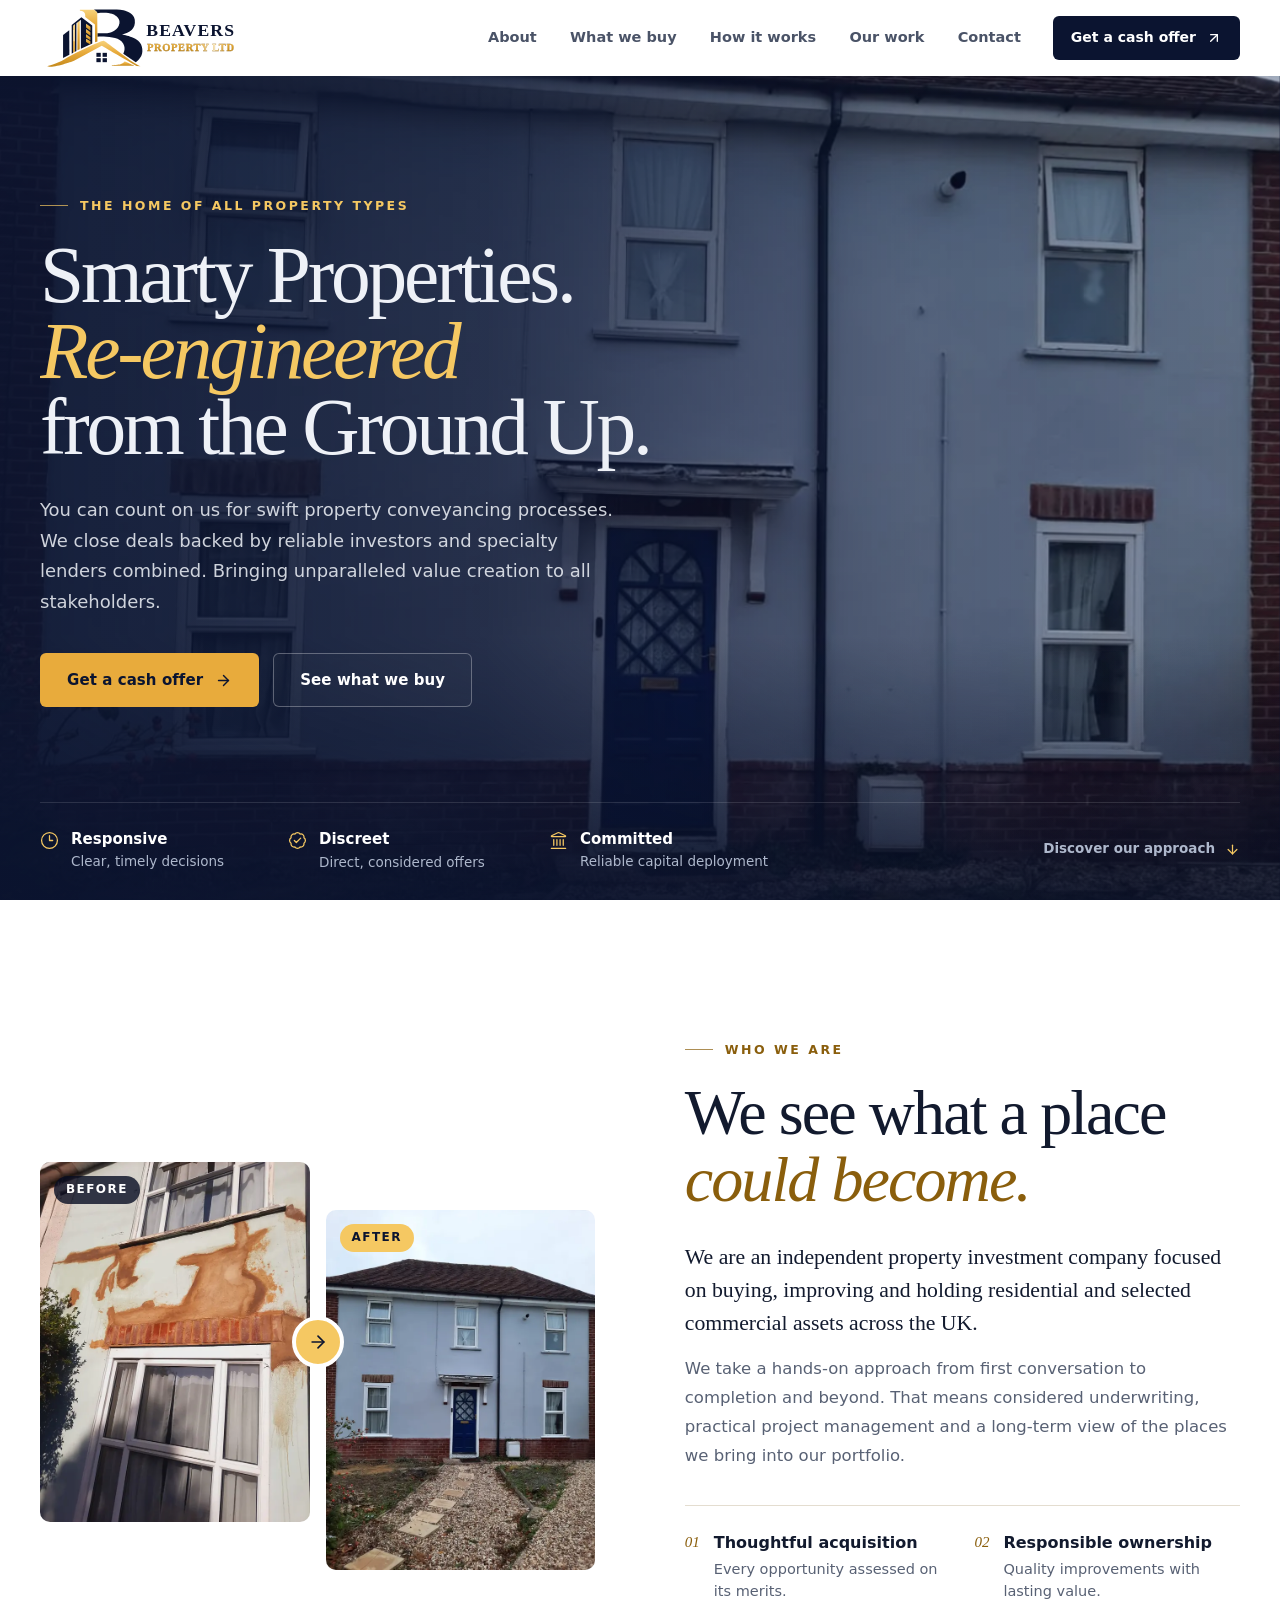
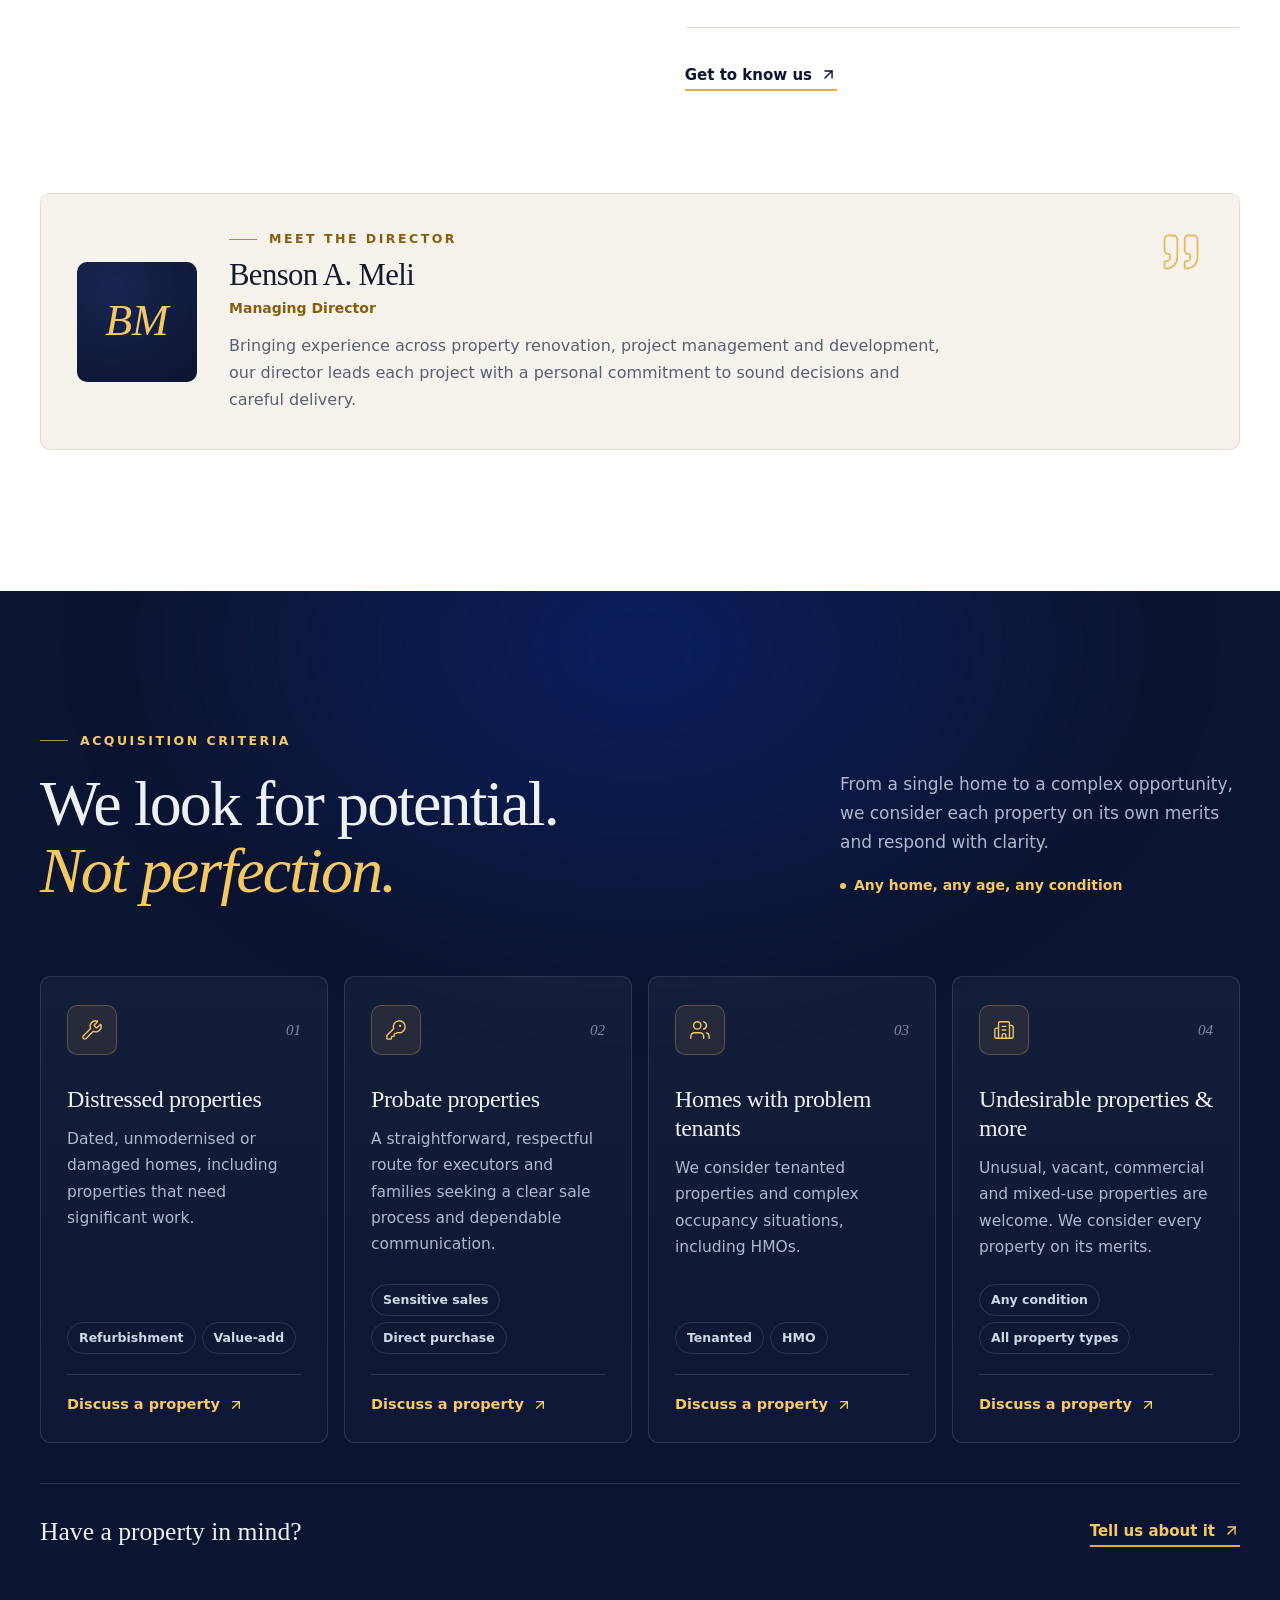
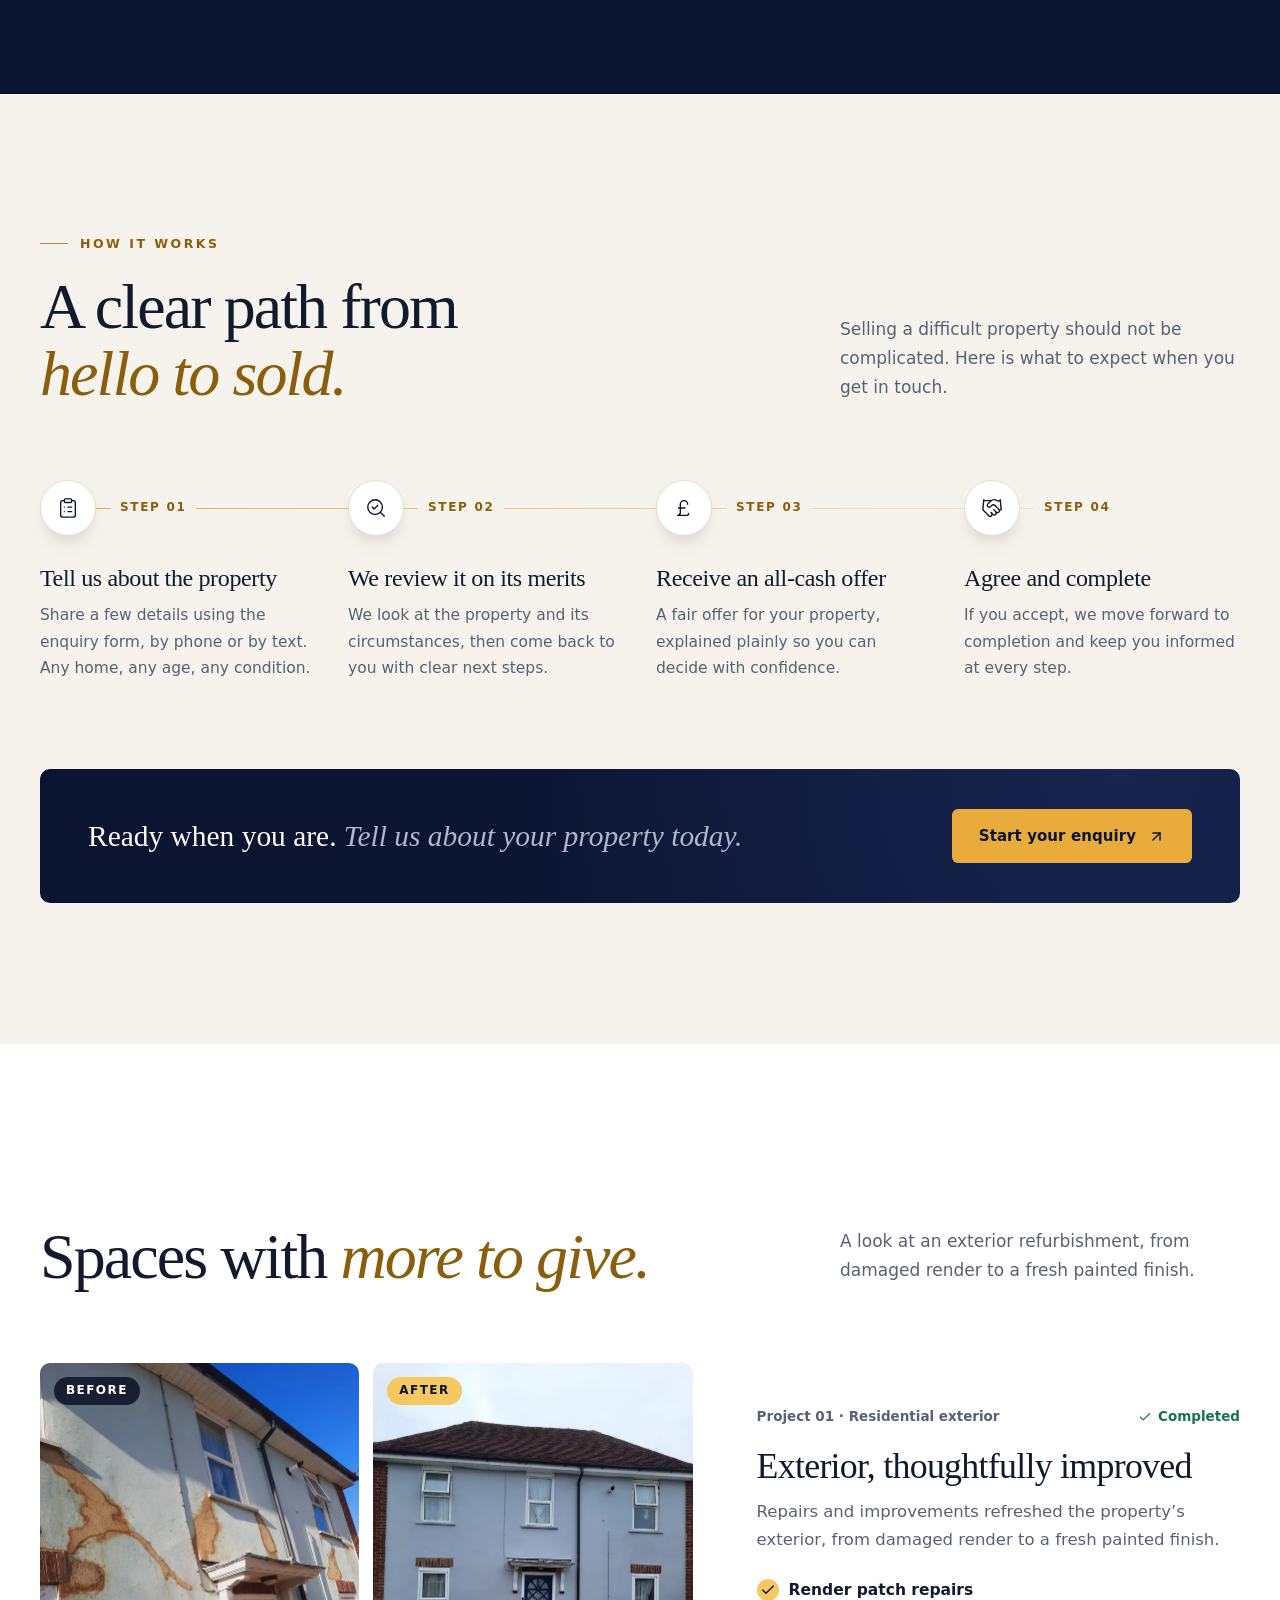
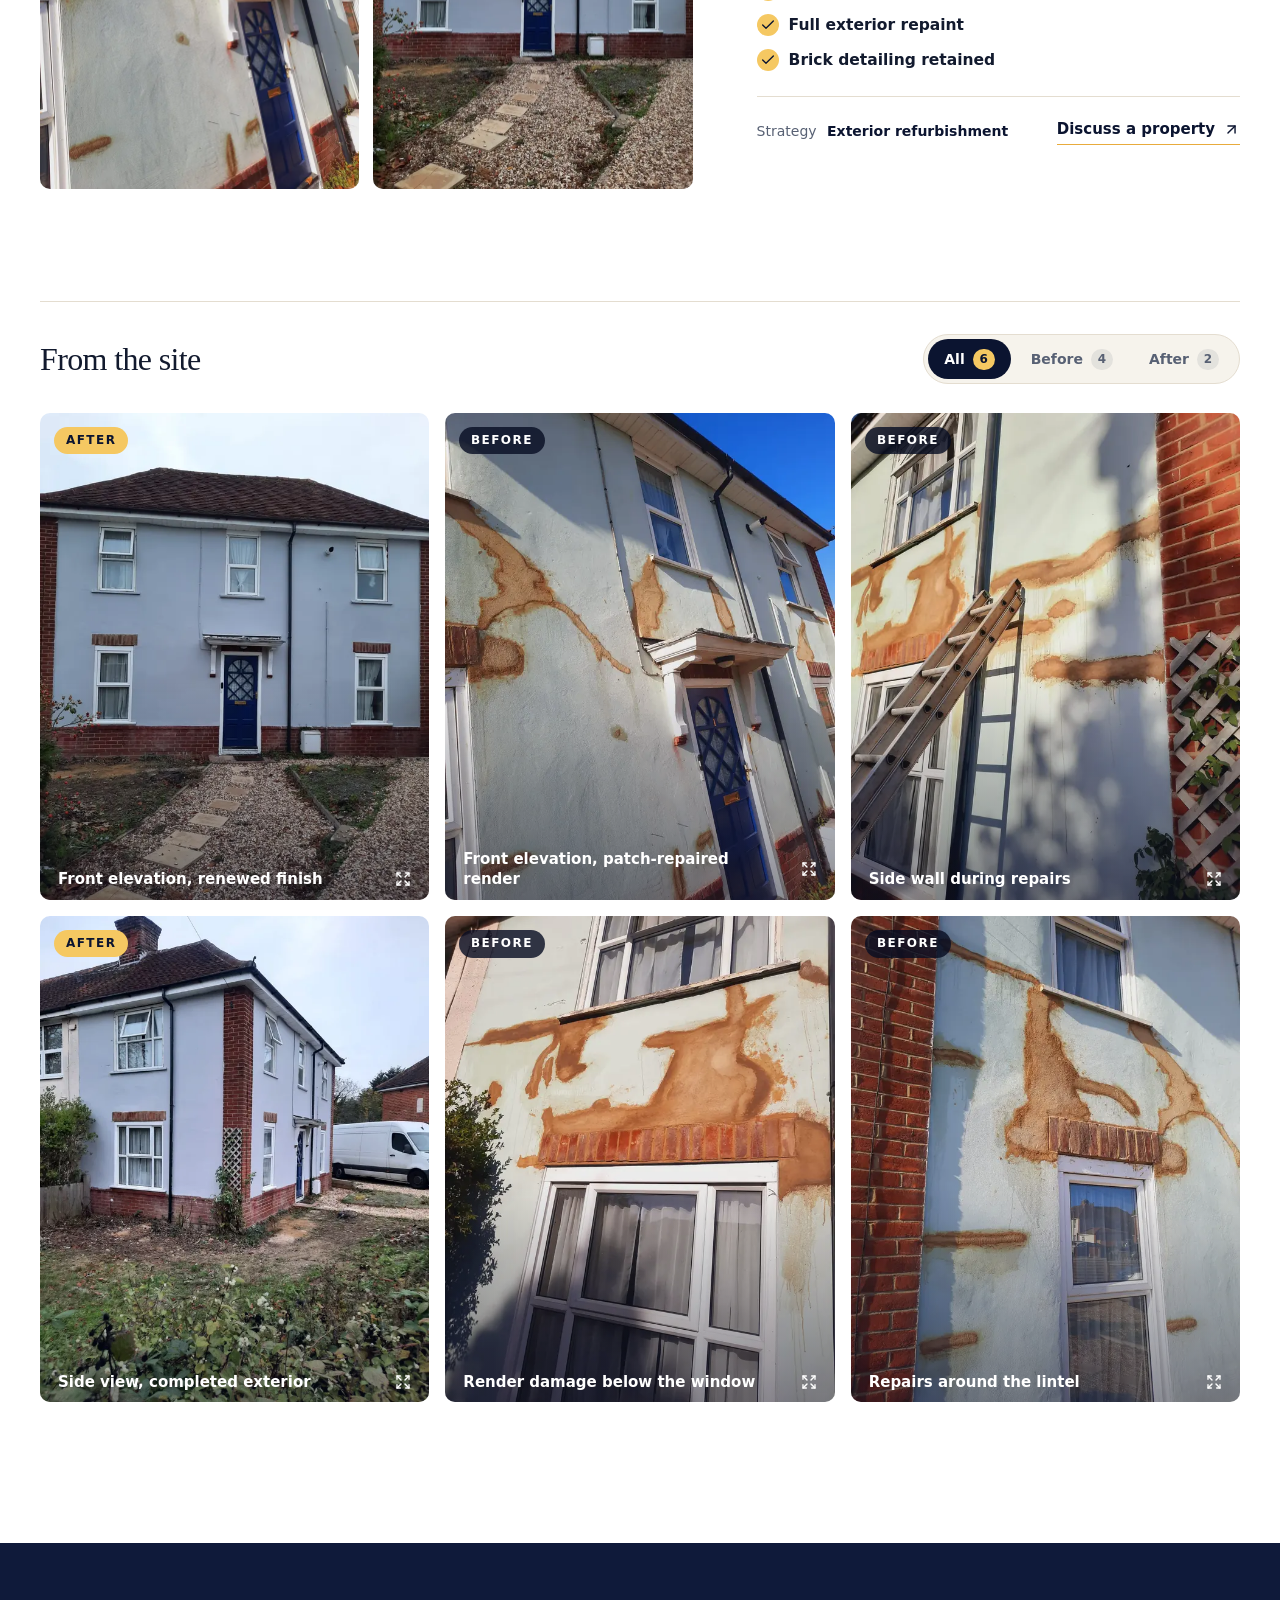
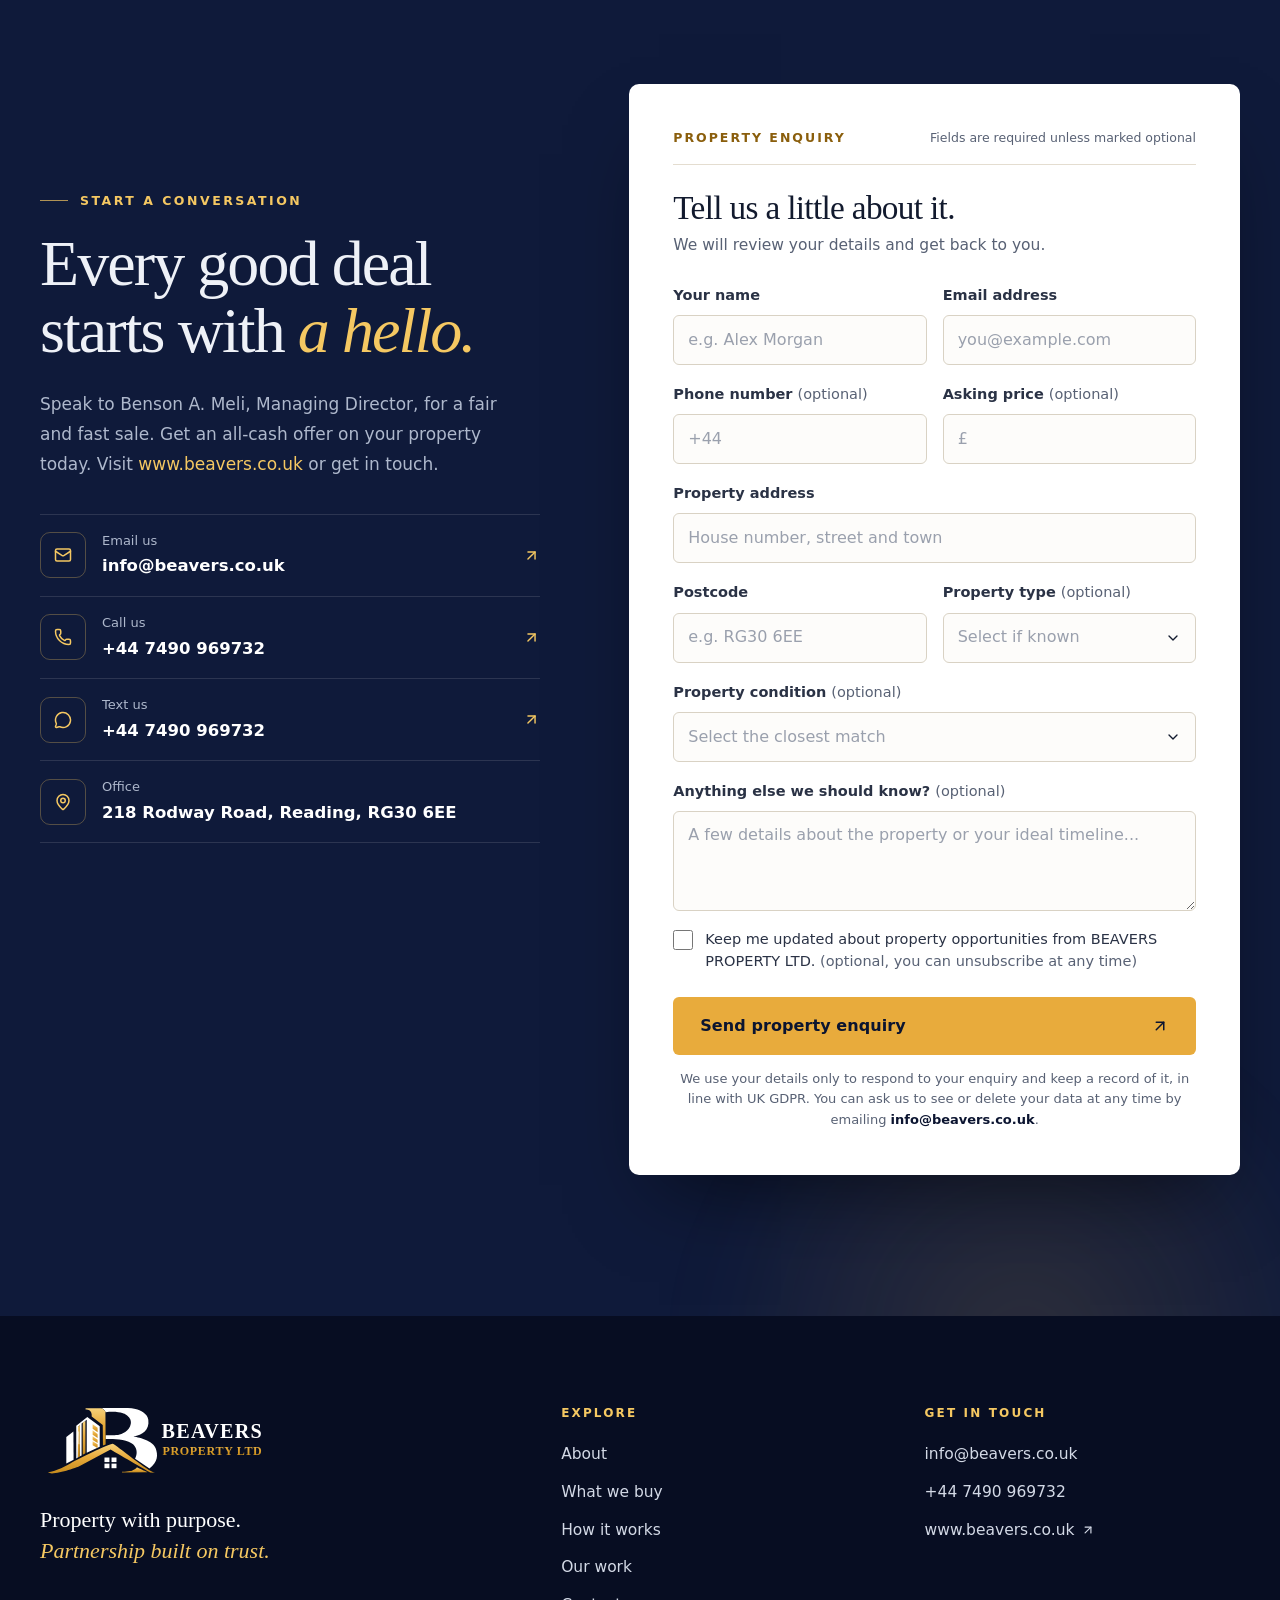
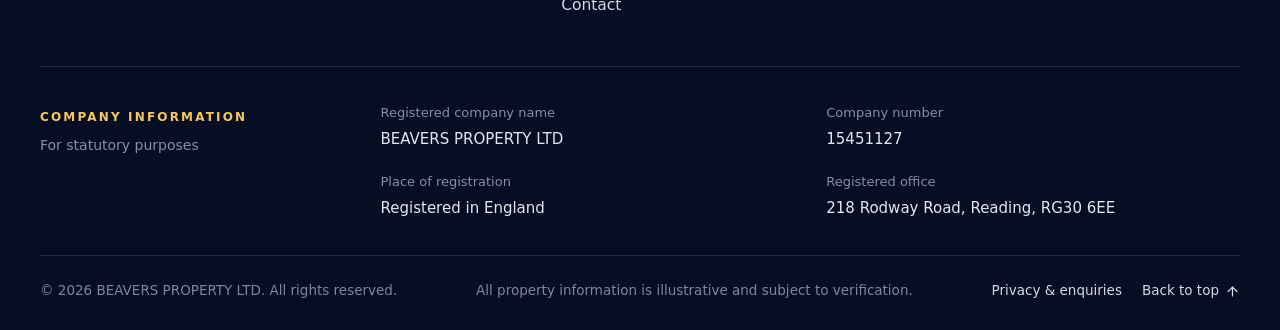
<file: index.html>
<!doctype html>
<html lang="en-GB">
  <head>
    <meta charset="UTF-8" />
    <meta http-equiv="Content-Security-Policy" content="default-src 'self'; img-src 'self' data:; style-src 'self' 'unsafe-inline' https://fonts.googleapis.com; font-src 'self' https://fonts.gstatic.com; object-src 'none'; base-uri 'self'; manifest-src 'self'; script-src 'self' https://challenges.cloudflare.com; frame-src https://challenges.cloudflare.com; connect-src 'self' https://ratzqotdxnrudxylhjbm.supabase.co https://challenges.cloudflare.com; form-action 'self' mailto:" />
    <meta name="referrer" content="strict-origin-when-cross-origin" />
    <meta name="viewport" content="width=device-width, initial-scale=1.0, viewport-fit=cover" />
    <meta name="theme-color" content="#0b1430" />
    <meta name="color-scheme" content="light" />
    <link rel="icon" type="image/svg+xml" href="./assets/BeaverIcon-CG2-QuGj.svg" />
    <title>Beavers Property Ltd | Fair, fast, all-cash offers on any property</title>
    <meta name="description" content="Beavers Property Ltd buys all property types: any home, any age, any condition. Distressed, probate, tenanted and hard-to-sell properties considered. Fair and fast sale with an all-cash offer." />
    <meta property="og:site_name" content="Beavers Property Ltd" />
    <meta property="og:title" content="Beavers Property Ltd | All property types wanted" />
    <meta property="og:description" content="Any home, any age, any condition. Fair and fast sale with an all-cash offer on your property." />
    <meta property="og:type" content="website" />
    <meta property="og:locale" content="en_GB" />
    <meta name="twitter:card" content="summary" />

    <link rel="preconnect" href="https://fonts.googleapis.com" />
    <link rel="preconnect" href="https://fonts.gstatic.com" crossorigin />
    <link
      rel="stylesheet"
      href="https://fonts.googleapis.com/css2?family=Fraunces:ital,opsz,wght@0,9..144,300..600;1,9..144,300..600&family=Manrope:wght@400..800&display=swap"
    />

    <script type="application/ld+json">
      {
        "@context": "https://schema.org",
        "@type": "RealEstateAgent",
        "name": "BEAVERS PROPERTY LTD",
        "url": "https://www.beavers.co.uk",
        "email": "info@beavers.co.uk",
        "telephone": "+447490969732",
        "address": {
          "@type": "PostalAddress",
          "streetAddress": "218 Rodway Road",
          "addressLocality": "Reading",
          "postalCode": "RG30 6EE",
          "addressCountry": "GB"
        }
      }
    </script>
    <script type="module" crossorigin src="./assets/main-DyRYIvPh.js"></script>
    <link rel="modulepreload" crossorigin href="./assets/Beaver-C9N2KslT.js">
    <link rel="stylesheet" crossorigin href="./assets/main-DLNuvm4r.css">
  </head>
  <body>
    <div id="root"></div>
    <noscript>
      <p style="padding:24px;font-family:sans-serif">Please enable JavaScript to view this site, or contact Beavers Property Ltd at info@beavers.co.uk or +44 7490 969732.</p>
    </noscript>
  </body>
</html>
</file>
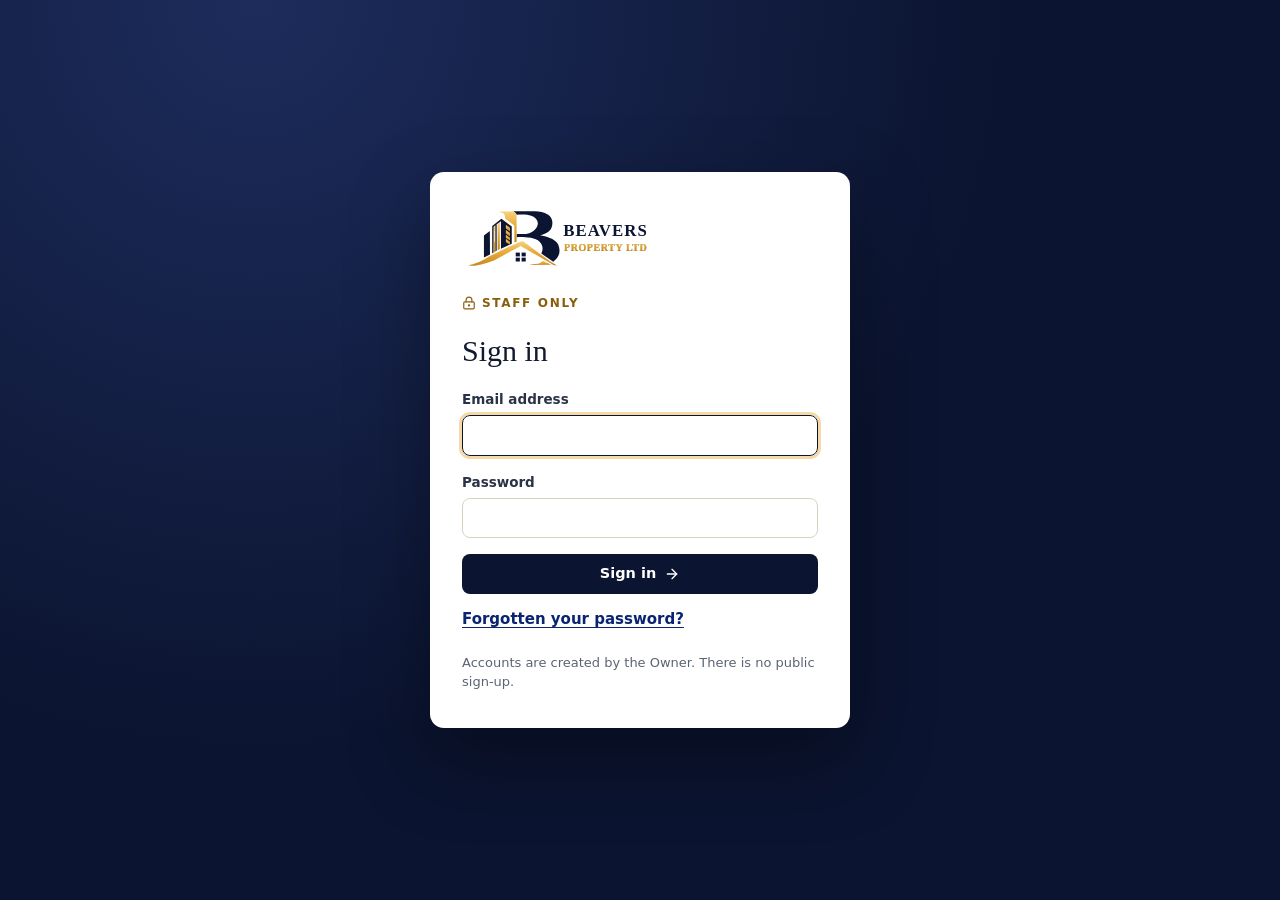
<file: admin/index.html>
<!doctype html>
<html lang="en-GB">
  <head>
    <meta charset="UTF-8" />
    <meta http-equiv="Content-Security-Policy" content="default-src 'self'; img-src 'self' data:; style-src 'self' 'unsafe-inline' https://fonts.googleapis.com; font-src 'self' https://fonts.gstatic.com; object-src 'none'; base-uri 'self'; manifest-src 'self'; script-src 'self'; frame-src 'none'; connect-src 'self' https://ratzqotdxnrudxylhjbm.supabase.co wss://ratzqotdxnrudxylhjbm.supabase.co; form-action 'self'" />
    <meta name="referrer" content="strict-origin-when-cross-origin" />
    <meta name="viewport" content="width=device-width, initial-scale=1.0, viewport-fit=cover" />
    <meta name="theme-color" content="#0b1430" />
    <meta name="robots" content="noindex, nofollow" />
    <link rel="icon" type="image/svg+xml" href="../assets/BeaverIcon-CG2-QuGj.svg" />
    <title>Beavers CRM</title>
    <link rel="preconnect" href="https://fonts.googleapis.com" />
    <link rel="preconnect" href="https://fonts.gstatic.com" crossorigin />
    <link rel="stylesheet" href="https://fonts.googleapis.com/css2?family=Fraunces:opsz,wght@9..144,400..600&family=Manrope:wght@400..800&display=swap" />
    <script type="module" crossorigin src="../assets/admin-vc3oJAkj.js"></script>
    <link rel="modulepreload" crossorigin href="../assets/Beaver-C9N2KslT.js">
    <link rel="stylesheet" crossorigin href="../assets/admin-CKwWmDJE.css">
  </head>
  <body>
    <div id="root"></div>
    <noscript>The Beavers CRM needs JavaScript switched on.</noscript>
  </body>
</html>
</file>
<file: assets/main-DLNuvm4r.css>
*,:before,:after,::backdrop{--tw-border-spacing-x:0;--tw-border-spacing-y:0;--tw-translate-x:0;--tw-translate-y:0;--tw-rotate:0;--tw-skew-x:0;--tw-skew-y:0;--tw-scale-x:1;--tw-scale-y:1;--tw-pan-x: ;--tw-pan-y: ;--tw-pinch-zoom: ;--tw-scroll-snap-strictness:proximity;--tw-gradient-from-position: ;--tw-gradient-via-position: ;--tw-gradient-to-position: ;--tw-ordinal: ;--tw-slashed-zero: ;--tw-numeric-figure: ;--tw-numeric-spacing: ;--tw-numeric-fraction: ;--tw-ring-inset: ;--tw-ring-offset-width:0px;--tw-ring-offset-color:#fff;--tw-ring-color:#3b82f680;--tw-ring-offset-shadow:0 0 #0000;--tw-ring-shadow:0 0 #0000;--tw-shadow:0 0 #0000;--tw-shadow-colored:0 0 #0000;--tw-blur: ;--tw-brightness: ;--tw-contrast: ;--tw-grayscale: ;--tw-hue-rotate: ;--tw-invert: ;--tw-saturate: ;--tw-sepia: ;--tw-drop-shadow: ;--tw-backdrop-blur: ;--tw-backdrop-brightness: ;--tw-backdrop-contrast: ;--tw-backdrop-grayscale: ;--tw-backdrop-hue-rotate: ;--tw-backdrop-invert: ;--tw-backdrop-opacity: ;--tw-backdrop-saturate: ;--tw-backdrop-sepia: ;--tw-contain-size: ;--tw-contain-layout: ;--tw-contain-paint: ;--tw-contain-style: }*,:before,:after{box-sizing:border-box;border:0 solid #e5e7eb}:before,:after{--tw-content:""}html,:host{-webkit-text-size-adjust:100%;tab-size:4;font-feature-settings:normal;font-variation-settings:normal;-webkit-tap-highlight-color:transparent;font-family:ui-sans-serif,system-ui,sans-serif,Apple Color Emoji,Segoe UI Emoji,Segoe UI Symbol,Noto Color Emoji;line-height:1.5}body{line-height:inherit;margin:0}hr{height:0;color:inherit;border-top-width:1px}abbr:where([title]){-webkit-text-decoration:underline dotted;text-decoration:underline dotted}h1,h2,h3,h4,h5,h6{font-size:inherit;font-weight:inherit}a{color:inherit;-webkit-text-decoration:inherit;text-decoration:inherit}b,strong{font-weight:bolder}code,kbd,samp,pre{font-feature-settings:normal;font-variation-settings:normal;font-family:ui-monospace,SFMono-Regular,Menlo,Monaco,Consolas,Liberation Mono,Courier New,monospace;font-size:1em}small{font-size:80%}sub,sup{vertical-align:baseline;font-size:75%;line-height:0;position:relative}sub{bottom:-.25em}sup{top:-.5em}table{text-indent:0;border-color:inherit;border-collapse:collapse}button,input,optgroup,select,textarea{font-feature-settings:inherit;font-variation-settings:inherit;font-family:inherit;font-size:100%;font-weight:inherit;line-height:inherit;letter-spacing:inherit;color:inherit;margin:0;padding:0}button,select{text-transform:none}button,input:where([type=button]),input:where([type=reset]),input:where([type=submit]){-webkit-appearance:button;background-color:#0000;background-image:none}:-moz-focusring{outline:auto}:-moz-ui-invalid{box-shadow:none}progress{vertical-align:baseline}::-webkit-inner-spin-button{height:auto}::-webkit-outer-spin-button{height:auto}[type=search]{-webkit-appearance:textfield;outline-offset:-2px}::-webkit-search-decoration{-webkit-appearance:none}::-webkit-file-upload-button{-webkit-appearance:button;font:inherit}summary{display:list-item}blockquote,dl,dd,h1,h2,h3,h4,h5,h6,hr,figure,p,pre{margin:0}fieldset{margin:0;padding:0}legend{padding:0}ol,ul,menu{margin:0;padding:0;list-style:none}dialog{padding:0}textarea{resize:vertical}input::-moz-placeholder{opacity:1;color:#9ca3af}textarea::-moz-placeholder{opacity:1;color:#9ca3af}input::placeholder,textarea::placeholder{opacity:1;color:#9ca3af}button,[role=button]{cursor:pointer}:disabled{cursor:default}img,svg,video,canvas,audio,iframe,embed,object{vertical-align:middle;display:block}img,video{max-width:100%;height:auto}[hidden]:where(:not([hidden=until-found])){display:none}.\!container{width:100%!important}.container{width:100%}@media (width>=640px){.\!container{max-width:640px!important}.container{max-width:640px}}@media (width>=768px){.\!container{max-width:768px!important}.container{max-width:768px}}@media (width>=1024px){.\!container{max-width:1024px!important}.container{max-width:1024px}}@media (width>=1280px){.\!container{max-width:1280px!important}.container{max-width:1280px}}@media (width>=1536px){.\!container{max-width:1536px!important}.container{max-width:1536px}}.visible{visibility:visible}.static{position:static}.table{display:table}.hidden{display:none}.transform{transform:translate(var(--tw-translate-x), var(--tw-translate-y)) rotate(var(--tw-rotate)) skewX(var(--tw-skew-x)) skewY(var(--tw-skew-y)) scaleX(var(--tw-scale-x)) scaleY(var(--tw-scale-y))}.resize{resize:both}.filter{filter:var(--tw-blur) var(--tw-brightness) var(--tw-contrast) var(--tw-grayscale) var(--tw-hue-rotate) var(--tw-invert) var(--tw-saturate) var(--tw-sepia) var(--tw-drop-shadow)}:root{font-synthesis:none;text-rendering:optimizelegibility;-webkit-font-smoothing:antialiased;-moz-osx-font-smoothing:grayscale;color:#121a2e;background:#fff;font-family:Manrope,ui-sans-serif,system-ui,-apple-system,BlinkMacSystemFont,Segoe UI,sans-serif;font-weight:400}*{box-sizing:border-box}body{min-width:320px;min-height:100vh;margin:0}button,input,select,textarea{font:inherit}#root{min-height:100vh}:root{--ink:#0b1430;--ink-2:#0f1a3a;--ink-3:#172550;--ink-deep:#070d22;--brand:#0a2472;--gold:#e8ab3c;--gold-2:#f5c862;--gold-ink:#8a5e0c;--green:#17734c;--danger:#b42318;--paper:#f6f3ec;--paper-2:#efe9dd;--white:#fff;--text:#121a2e;--muted:#586174;--line:#e4ddd0;--on-dark:#eef1f7;--on-dark-muted:#aeb8cc;--on-dark-line:#ffffff1f;--serif:"Fraunces", Georgia, "Times New Roman", serif;--sans:"Manrope", ui-sans-serif, system-ui, -apple-system, BlinkMacSystemFont, "Segoe UI", sans-serif;--ease-out:cubic-bezier(.22, 1, .36, 1);--ease-in-out:cubic-bezier(.65, 0, .35, 1);--radius:6px;--radius-lg:10px;--header-h:76px;--gutter:clamp(20px, 4vw, 40px);--shadow-lg:0 30px 60px -20px #070d2259, 0 12px 24px -12px #070d2233}html{scroll-behavior:smooth;scroll-padding-top:calc(var(--header-h) + 8px)}html.menu-locked{overflow:hidden}html:has(dialog[open]){overflow:hidden}body{font-family:var(--sans);color:var(--text);background:var(--white);font-size:16px;line-height:1.6}a{color:inherit}button,a{-webkit-tap-highlight-color:transparent}::selection{color:var(--ink);background:var(--gold-2)}:focus-visible{outline:2px solid var(--gold);outline-offset:3px;border-radius:2px}main:focus{outline:none}.page-container{width:min(1240px, 100% - var(--gutter) * 2);margin-inline:auto}.section-pad{padding-block:clamp(88px,11vw,144px)}.visually-hidden{clip-path:inset(50%);white-space:nowrap;width:1px;height:1px;position:absolute;overflow:hidden}.skip-link{z-index:100;color:var(--ink);background:var(--gold-2);border-radius:var(--radius);padding:10px 16px;font-weight:700;text-decoration:none;position:absolute;top:12px;left:12px}.skip-link:not(:focus){clip-path:inset(50%);white-space:nowrap;width:1px;height:1px;padding:0;overflow:hidden}.eyebrow{color:var(--gold-ink);letter-spacing:.2em;text-transform:uppercase;align-items:center;gap:12px;margin:0 0 22px;font-size:12.5px;font-weight:700;line-height:1.4;display:flex}.eyebrow>span{opacity:.7;background:currentColor;flex:none;width:28px;height:1px}.eyebrow-light{color:var(--gold-2)}.section-title{font-family:var(--serif);font-variation-settings:"opsz" 144;letter-spacing:-.03em;text-wrap:balance;margin:0;font-size:clamp(40px,5vw,68px);font-weight:380;line-height:1.04}.section-title em{color:var(--gold-ink);font-style:italic;font-weight:340}.criteria-section .section-title em,.contact-section .section-title em{color:var(--gold-2)}.section-heading{margin-bottom:clamp(48px,6vw,72px)}.heading-split{justify-content:space-between;align-items:flex-end;gap:64px;display:flex}.heading-aside{max-width:400px;color:var(--muted);margin:0 0 6px;font-size:17px;line-height:1.7}.heading-aside p{margin:0}.text-link{color:var(--ink);align-items:center;gap:8px;padding-bottom:4px;font-size:15px;font-weight:700;text-decoration:none;display:inline-flex;position:relative}.text-link:after{content:"";background:var(--gold);transform-origin:100%;height:1.5px;transition:transform .45s var(--ease-out);position:absolute;bottom:0;left:0;right:0}.text-link:hover:after{transform:scaleX(.35)}.text-link svg{transition:transform .35s var(--ease-out)}.text-link:hover svg{transform:translate(3px,-3px)}.text-link-light{color:var(--gold-2)}.button{border-radius:var(--radius);letter-spacing:.005em;white-space:nowrap;cursor:pointer;min-height:54px;transition:background-color .25s, color .25s, border-color .25s, box-shadow .35s var(--ease-out), transform .2s var(--ease-out);border:1px solid #0000;justify-content:center;align-items:center;gap:12px;padding:0 26px;font-size:15px;font-weight:700;line-height:1;text-decoration:none;display:inline-flex;position:relative}.button svg{transition:transform .35s var(--ease-out);flex:none}.button:hover svg{transform:translate(3px)}.button:active{transform:scale(.97)}.button-gold{color:var(--ink);background:var(--gold)}.button-gold:hover{background:var(--gold-2);box-shadow:0 10px 30px -8px #e8ab3c99}.button-ghost{color:var(--white);background:#ffffff05;border-color:#ffffff4d}.button-ghost:hover{background:#ffffff14;border-color:#fff9}.button-ink{color:var(--white);background:var(--ink)}.button-ink:hover{background:var(--brand);box-shadow:0 10px 30px -10px #0a247299}.button-outline{color:var(--ink);border-color:var(--line);background:var(--white)}.button-outline:hover{border-color:var(--ink)}.button-outline:hover svg{transform:rotate(-90deg)}.magnetic{translate:var(--mag-x,0px) var(--mag-y,0px);transition-property:background-color,color,border-color,box-shadow,transform,translate;transition-duration:.25s,.25s,.25s,.35s,.2s,.5s;transition-timing-function:var(--ease-out)}.site-header{z-index:50;height:var(--header-h);-webkit-backdrop-filter:saturate(1.6)blur(18px);background:#ffffffdb;border-bottom:1px solid #0000;transition:border-color .3s,box-shadow .3s,background-color .3s;position:sticky;top:0}.site-header.is-menu-open{background:var(--white);-webkit-backdrop-filter:none}.site-header.is-scrolled{background:#ffffffeb;border-color:#121a2e14;box-shadow:0 8px 30px -18px #070d2240}.site-header.is-menu-open.is-scrolled{background:var(--white)}.nav-shell{width:min(1380px, 100% - var(--gutter) * 2);align-items:center;gap:32px;height:100%;margin-inline:auto;display:flex}.brand{flex:none;align-items:center;text-decoration:none;display:inline-flex}.brand-logo{width:210px;height:auto;display:block}.main-nav{align-items:center;gap:clamp(20px,2.6vw,36px);margin-left:auto;display:flex}.main-nav a{color:#4a5367;padding:8px 0;font-size:14.5px;font-weight:600;text-decoration:none;transition:color .25s;position:relative}.main-nav a:after{content:"";background:var(--gold);height:2px;transition:transform .4s var(--ease-out);border-radius:2px;position:absolute;bottom:2px;left:0;right:0;transform:scaleX(0)}.main-nav a:hover,.main-nav a.is-active{color:var(--ink)}.main-nav a:hover:after,.main-nav a.is-active:after{transform:scaleX(1)}.nav-cta{min-height:44px;color:var(--white);background:var(--ink);border-radius:var(--radius);transition:background-color .25s, transform .2s var(--ease-out);align-items:center;gap:10px;padding:0 18px;font-size:14px;font-weight:700;text-decoration:none;display:inline-flex}.nav-cta:hover{background:var(--brand)}.nav-cta svg{transition:transform .35s var(--ease-out)}.nav-cta:hover svg{transform:translate(2px,-2px)}.nav-cta:active{transform:scale(.97)}.menu-toggle{width:46px;height:46px;color:var(--ink);border:1px solid var(--line);border-radius:var(--radius);background:var(--white);cursor:pointer;place-items:center;margin-left:auto;display:none}.scroll-progress{pointer-events:none;height:2px;position:absolute;bottom:-1px;left:0;right:0;overflow:hidden}.scroll-progress>div{background:linear-gradient(90deg, var(--gold), var(--gold-2));transform-origin:0;height:100%;transform:scaleX(0)}.mobile-menu{display:none}.mobile-menu[hidden]{display:none!important}.hero{min-height:calc(100svh - var(--header-h));color:var(--on-dark);background:var(--ink);isolation:isolate;flex-direction:column;display:flex;position:relative;overflow:hidden}.hero-bg{z-index:-2;background:var(--ink);position:absolute;inset:0;overflow:hidden}.hero-bg img{-o-object-fit:cover;object-fit:cover;-o-object-position:center 45%;object-position:center 45%;width:100%;height:100%;animation:hero-bg-in 2.6s var(--ease-out) both}.hero-overlay{z-index:-1;background:linear-gradient(90deg,#0b1430eb 0%,#0b1430c7 38%,#0b14306b 72%,#0b14304d 100%),linear-gradient(#070d2200 68%,#070d22d9 100%);position:absolute;inset:0}.hero-layout{flex:1;align-items:center;padding-block:clamp(56px,9vh,112px) clamp(40px,6vh,72px);display:flex}.hero-copy{max-width:940px}.hero-title{font-family:var(--serif);font-variation-settings:"opsz" 144;letter-spacing:-.04em;margin:0;font-size:clamp(46px,6.2vw,92px);font-weight:360;line-height:.96}.hero-title em{color:var(--gold-2);font-style:italic;font-weight:320}.hero-line{margin-bottom:-.16em;padding-bottom:.16em;display:block;overflow:hidden}.hero-line>span{animation:line-up 1.15s var(--ease-out) both;animation-delay:calc(var(--i) * .11s + .1s);display:inline-block}.hero-in{animation:fade-up .9s var(--ease-out) both;animation-delay:calc(var(--i) * 95ms + .12s)}.hero-intro{color:#eef1f7db;max-width:580px;margin:30px 0 0;font-size:18px;line-height:1.7}.hero-intro strong{color:var(--white);margin-bottom:6px;font-size:19px;font-weight:700;display:block}.hero-actions{flex-wrap:wrap;align-items:center;gap:14px;margin-top:36px;display:flex}.hero-footer{border-top:1px solid var(--on-dark-line);justify-content:space-between;align-items:center;gap:32px;padding-block:26px 30px;display:flex}.hero-proof{flex-wrap:wrap;gap:16px clamp(28px,5vw,72px);display:flex}.hero-proof li{align-items:flex-start;gap:12px;display:flex}.hero-proof svg{color:var(--gold-2);margin-top:2px}.hero-proof b,.hero-proof small{line-height:1.35;display:block}.hero-proof b{color:var(--white);font-size:15px;font-weight:700}.hero-proof small{color:var(--on-dark-muted);margin-top:3px;font-size:13.5px}.hero-scroll{color:var(--on-dark-muted);align-items:center;gap:10px;font-size:13.5px;font-weight:600;text-decoration:none;transition:color .25s;display:inline-flex}.hero-scroll:hover{color:var(--gold-2)}.hero-scroll svg{color:var(--gold-2);animation:nudge 2s var(--ease-in-out) infinite}.about-section{background:var(--white)}.about-grid{grid-template-columns:minmax(0,1fr) minmax(0,1fr);align-items:center;gap:clamp(48px,7vw,112px);display:grid}.about-visual{grid-template-columns:repeat(2,minmax(0,1fr));gap:16px;padding-bottom:48px;display:grid;position:relative}.about-figure{aspect-ratio:3/4;border-radius:var(--radius-lg);background:var(--paper-2);margin:0;position:relative;overflow:hidden}.about-figure-after{translate:0 48px}.about-figure img{-o-object-fit:cover;object-fit:cover;width:100%;height:100%;transition:transform 1.1s var(--ease-out)}.about-figure:hover img{transform:scale(1.05)}.about-figure figcaption,.photo-label{z-index:1;color:var(--white);-webkit-backdrop-filter:blur(8px);letter-spacing:.12em;text-transform:uppercase;background:#070d22cc;border-radius:100px;padding:6px 12px;font-size:12px;font-weight:700;line-height:1.3;position:absolute;top:14px;left:14px}.about-figure-after figcaption,.photo-label-after{color:var(--ink);background:var(--gold-2)}.about-visual-arrow{width:52px;height:52px;color:var(--ink);border:4px solid var(--white);background:var(--gold-2);border-radius:50%;place-items:center;display:grid;position:absolute;top:calc(50% - 24px);left:50%;transform:translate(-50%,-50%)rotate(45deg)}.section-lead{color:var(--text);font-family:var(--serif);margin:28px 0 16px;font-size:clamp(19px,1.7vw,22px);font-weight:380;line-height:1.5}.body-copy{color:var(--muted);margin:0;font-size:16.5px;line-height:1.75}.about-values{border-block:1px solid var(--line);grid-template-columns:1fr 1fr;gap:24px;margin:34px 0;padding-block:24px;display:grid}.about-values li{gap:14px;display:flex}.about-values li>span{color:var(--gold-ink);font-family:var(--serif);font-size:15px;font-style:italic}.about-values p{margin:0}.about-values b,.about-values small{display:block}.about-values b{font-size:16px;font-weight:700}.about-values small{color:var(--muted);margin-top:4px;font-size:14.5px;line-height:1.5}.director-card{border:1px solid var(--line);border-radius:var(--radius-lg);background:var(--paper);grid-template-columns:120px minmax(0,1fr) auto;align-items:center;gap:32px;margin-top:clamp(64px,8vw,112px);padding:clamp(24px,3vw,36px);display:grid;position:relative}.director-portrait{width:120px;height:120px;color:var(--gold-2);border-radius:var(--radius-lg);background:radial-gradient(circle at 30% 20%, var(--ink-3), var(--ink));font-family:var(--serif);place-items:center;font-size:44px;font-style:italic;font-weight:340;display:grid;overflow:hidden}.director-portrait img{-o-object-fit:cover;object-fit:cover;width:100%;height:100%}.director-text .eyebrow{margin-bottom:10px}.director-text h3{font-family:var(--serif);letter-spacing:-.02em;margin:0;font-size:clamp(26px,2.4vw,32px);font-weight:400;line-height:1.15}.director-role{color:var(--gold-ink);margin-top:4px;font-size:14px;font-weight:700;display:block}.director-text>p:last-child{max-width:720px;color:var(--muted);margin:12px 0 0;font-size:16px;line-height:1.7}.director-mark{color:var(--gold);opacity:.8;align-self:start}.criteria-section{color:var(--on-dark);background:var(--ink);isolation:isolate;position:relative;overflow:hidden}.criteria-section:before{content:"";z-index:-1;filter:blur(40px);background:radial-gradient(#0a2472b3,#0000 65%);width:90vw;height:70%;position:absolute;top:-30%;left:50%;transform:translate(-50%)}.criteria-section .heading-aside{color:var(--on-dark-muted)}.region-note{color:var(--gold-2);align-items:center;gap:8px;margin-top:18px;font-size:14px;font-weight:700;display:inline-flex}.region-note:before{content:"";background:currentColor;border-radius:50%;width:6px;height:6px}.criteria-grid{grid-template-columns:repeat(4,minmax(0,1fr));gap:16px;display:grid}.criteria-item{display:flex}.criteria-card{border:1px solid var(--on-dark-line);border-radius:var(--radius-lg);width:100%;min-height:360px;transition:transform .5s var(--ease-out), border-color .4s, background-color .4s;background:linear-gradient(#ffffff0b,#ffffff04);flex-direction:column;padding:28px 26px 26px;display:flex;position:relative;overflow:hidden}.criteria-card:before{content:"";z-index:-1;background:radial-gradient(420px circle at var(--spot-x,50%) var(--spot-y,0%), #e8ab3c29, transparent 55%);opacity:0;transition:opacity .45s;position:absolute;inset:0}.criteria-card:hover{border-color:#f5c86273;transform:translateY(-6px)}.criteria-card:hover:before{opacity:1}.criteria-card-top{justify-content:space-between;align-items:center;display:flex}.criteria-icon{width:50px;height:50px;color:var(--gold-2);border-radius:var(--radius-lg);transition:transform .5s var(--ease-out), background-color .4s;background:#f5c86214;border:1px solid #f5c86240;place-items:center;display:grid}.criteria-card:hover .criteria-icon{background:#f5c86229;transform:rotate(-6deg)scale(1.05)}.card-number{color:#7d89a3;font-family:var(--serif);font-size:15px;font-style:italic}.criteria-card h3{font-family:var(--serif);letter-spacing:-.015em;margin:30px 0 12px;font-size:24px;font-weight:400;line-height:1.2}.criteria-card>p{color:var(--on-dark-muted);margin:0;font-size:15.5px;line-height:1.7}.tag-row{flex-wrap:wrap;gap:6px;margin-top:auto;padding-top:24px;display:flex}.tag-row span{color:#cfd6e4;border:1px solid var(--on-dark-line);border-radius:100px;padding:5px 11px;font-size:12.5px;font-weight:600}.card-link{color:var(--gold-2);border-top:1px solid var(--on-dark-line);align-items:center;gap:8px;margin-top:20px;padding-top:18px;font-size:14.5px;font-weight:700;text-decoration:none;display:inline-flex}.card-link svg{transition:transform .35s var(--ease-out)}.card-link:hover svg,.criteria-card:hover .card-link svg{transform:translate(3px,-3px)}.criteria-bottom{border-top:1px solid var(--on-dark-line);color:var(--on-dark);font-family:var(--serif);flex-wrap:wrap;justify-content:space-between;align-items:center;gap:16px;margin-top:40px;padding-top:28px;font-size:clamp(20px,2vw,26px);font-weight:380;display:flex}.criteria-bottom .text-link{font-family:var(--sans)}.process-section{background:var(--paper)}.process-track{grid-template-columns:repeat(4,minmax(0,1fr));gap:32px;display:grid;position:relative}.process-track:before{content:"";background:linear-gradient(90deg, var(--gold), #e8ab3c26);transform-origin:0;height:1px;position:absolute;top:28px;left:28px;right:12%}.process-step{position:relative}.process-marker{align-items:center;gap:14px;display:flex}.process-icon{width:56px;height:56px;color:var(--ink);border:1px solid var(--line);background:var(--white);transition:background-color .35s, color .35s, transform .5s var(--ease-out);border-radius:50%;place-items:center;display:grid;position:relative;box-shadow:0 10px 24px -14px #070d2266}.process-step:hover .process-icon{color:var(--ink);background:var(--gold-2);transform:translateY(-4px)}.process-number{color:var(--gold-ink);background:var(--paper);letter-spacing:.14em;text-transform:uppercase;border-radius:100px;padding:4px 10px;font-size:12px;font-weight:700}.process-step h3{font-family:var(--serif);letter-spacing:-.015em;margin:28px 0 10px;font-size:24px;font-weight:400;line-height:1.2}.process-step p{color:var(--muted);margin:0;font-size:15.5px;line-height:1.7}.process-cta{color:var(--white);border-radius:var(--radius-lg);background:radial-gradient(circle at 90% 0%, var(--ink-3), var(--ink) 60%);flex-wrap:wrap;justify-content:space-between;align-items:center;gap:24px;margin-top:clamp(56px,7vw,88px);padding:clamp(26px,3.5vw,40px) clamp(24px,4vw,48px);display:flex}.process-cta p{font-family:var(--serif);margin:0;font-size:clamp(22px,2.3vw,30px);font-weight:380;line-height:1.25}.process-cta p span{color:var(--on-dark-muted);font-style:italic}.process-cta .button-ink{color:var(--ink);background:var(--gold)}.process-cta .button-ink:hover{background:var(--gold-2);box-shadow:0 10px 30px -8px #e8ab3c99}.portfolio-section{background:var(--white)}.project-feature{grid-template-columns:minmax(0,1.35fr) minmax(0,1fr);align-items:center;gap:clamp(36px,5vw,72px);display:grid}.project-compare{grid-template-columns:repeat(2,minmax(0,1fr));gap:14px;display:grid}.project-panel{aspect-ratio:3/4;border-radius:var(--radius-lg);background:var(--paper-2);margin:0;position:relative;overflow:hidden}.project-panel img{-o-object-fit:cover;object-fit:cover;width:100%;height:100%;transition:transform 1.1s var(--ease-out)}.project-panel:hover img{transform:scale(1.05)}.project-meta{color:var(--muted);flex-wrap:wrap;justify-content:space-between;gap:10px;font-size:13.5px;font-weight:600;display:flex}.project-status{color:var(--green);align-items:center;gap:6px;display:inline-flex}.project-details h3{font-family:var(--serif);letter-spacing:-.02em;margin:18px 0 12px;font-size:clamp(28px,2.8vw,38px);font-weight:400;line-height:1.12}.project-details>p{color:var(--muted);margin:0;font-size:16.5px;line-height:1.7}.project-scope{gap:10px;margin:24px 0;display:grid}.project-scope li{align-items:center;gap:10px;font-size:15.5px;font-weight:600;display:flex}.project-scope svg{width:22px;height:22px;color:var(--ink);background:var(--gold-2);border-radius:50%;flex:none;padding:3px}.project-foot{border-top:1px solid var(--line);color:var(--muted);flex-wrap:wrap;justify-content:space-between;align-items:center;gap:14px;padding-top:20px;font-size:14px;display:flex}.project-foot b{color:var(--ink);margin-left:6px;font-weight:700}.gallery-head{border-top:1px solid var(--line);flex-wrap:wrap;justify-content:space-between;align-items:center;gap:18px;margin-top:clamp(72px,9vw,112px);padding-top:32px;display:flex}.gallery-head h3{font-family:var(--serif);letter-spacing:-.02em;margin:0;font-size:clamp(26px,2.6vw,32px);font-weight:400}.filter-group{border:1px solid var(--line);background:var(--paper);border-radius:100px;gap:4px;padding:4px;display:inline-flex}.filter-btn{min-height:40px;color:var(--muted);cursor:pointer;background:0 0;border:0;border-radius:100px;align-items:center;gap:8px;padding:0 16px;font-size:14px;font-weight:700;transition:background-color .3s,color .3s;display:inline-flex}.filter-btn:hover{color:var(--ink)}.filter-btn[aria-pressed=true]{color:var(--white);background:var(--ink)}.filter-count{text-align:center;background:#121a2e14;border-radius:100px;min-width:22px;padding:1px 6px;font-size:12px}.filter-btn[aria-pressed=true] .filter-count{color:var(--ink);background:var(--gold-2)}.gallery-grid{grid-template-columns:repeat(3,minmax(0,1fr));gap:16px;margin-top:28px;display:grid}.gallery-item{animation:fade-up .7s var(--ease-out) both;animation-delay:calc(var(--d) * 70ms)}.gallery-btn{aspect-ratio:4/5;border-radius:var(--radius-lg);background:var(--paper-2);cursor:zoom-in;border:0;width:100%;padding:0;display:block;position:relative;overflow:hidden}.gallery-btn img{-o-object-fit:cover;object-fit:cover;width:100%;height:100%;transition:transform 1s var(--ease-out)}.gallery-btn:after{content:"";opacity:.55;background:linear-gradient(#0000 55%,#070d22c7);transition:opacity .4s;position:absolute;inset:0}.gallery-caption{z-index:1;color:var(--white);text-align:left;transition:transform .5s var(--ease-out);justify-content:space-between;align-items:center;gap:12px;font-size:15px;font-weight:600;line-height:1.35;display:flex;position:absolute;bottom:16px;left:18px;right:18px;transform:translateY(6px)}.gallery-btn:hover img{transform:scale(1.06)}.gallery-btn:hover:after{opacity:1}.gallery-btn:hover .gallery-caption{transform:none}.lightbox{width:100%;max-width:100vw;height:100%;max-height:100dvh;color:var(--white);opacity:0;transition:opacity .35s var(--ease-out), overlay .35s allow-discrete, display .35s allow-discrete;background:0 0;border:0;margin:0;padding:0}.lightbox[open]{opacity:1}.lightbox::backdrop{-webkit-backdrop-filter:blur(8px);background:#050918e6}@starting-style{.lightbox[open]{opacity:0}}.lightbox-inner{place-items:center;width:100%;height:100%;padding:72px 88px 40px;display:grid;position:relative}.lightbox-figure{animation:zoom-in .45s var(--ease-out) both;justify-items:center;gap:16px;margin:0;display:grid}.lightbox-figure img{-o-object-fit:contain;object-fit:contain;border-radius:var(--radius);width:auto;max-width:min(1000px,100%);max-height:calc(100dvh - 180px);box-shadow:0 30px 80px #00000080}.lightbox-figure figcaption{flex-wrap:wrap;justify-content:center;align-items:center;gap:12px;font-size:15px;display:flex;position:relative}.lightbox-figure .photo-label{position:static}.lightbox-count{color:var(--on-dark-muted);font-variant-numeric:tabular-nums}.lightbox-btn{width:52px;height:52px;color:var(--white);cursor:pointer;transition:background-color .25s, transform .2s var(--ease-out);background:#ffffff14;border:1px solid #ffffff2e;border-radius:50%;place-items:center;display:grid;position:absolute}.lightbox-btn:hover{background:#ffffff2e}.lightbox-btn:active{transform:scale(.94)}.lightbox-close{top:18px;right:18px}.lightbox-prev{top:50%;left:20px;translate:0 -50%}.lightbox-next{top:50%;right:20px;translate:0 -50%}.contact-section{color:var(--on-dark);background:var(--ink-2);isolation:isolate;position:relative;overflow:hidden}.contact-glow{z-index:-1;filter:blur(40px);pointer-events:none;background:radial-gradient(circle,#e8ab3c24,#0000 60%);border-radius:50%;width:60vw;height:60vw;position:absolute;bottom:-30%;right:-10%}.contact-layout{grid-template-columns:minmax(0,.9fr) minmax(0,1.1fr);align-items:start;gap:clamp(48px,7vw,112px);display:grid}.contact-copy{top:calc(var(--header-h) + 32px);position:sticky}.contact-intro{max-width:460px;color:var(--on-dark-muted);margin:26px 0 34px;font-size:17px;line-height:1.75}.contact-intro a{color:var(--gold-2);text-underline-offset:4px;text-decoration-thickness:1px}.contact-details li>a,.contact-details li>div{border-top:1px solid var(--on-dark-line);align-items:center;gap:16px;padding:16px 0;text-decoration:none;display:flex}.contact-details li:last-child>*{border-bottom:1px solid var(--on-dark-line)}.contact-details li>*>span:nth-child(2){flex:1;min-width:0}.contact-icon{width:46px;height:46px;color:var(--gold-2);border-radius:var(--radius-lg);border:1px solid #f5c8624d;flex:none;place-items:center;transition:background-color .3s,color .3s;display:grid}.contact-details li>a:hover .contact-icon{color:var(--ink);background:var(--gold-2)}.contact-details small,.contact-details b{display:block}.contact-details small{color:var(--on-dark-muted);margin-bottom:2px;font-size:13px}.contact-details b{overflow-wrap:anywhere;color:var(--white);font-size:16.5px;font-weight:600}.contact-details li>a>svg{color:var(--gold-2);transition:transform .35s var(--ease-out)}.contact-details li>a:hover>svg{transform:translate(3px,-3px)}.contact-form-panel{color:var(--text);border-radius:var(--radius-lg);background:var(--white);padding:clamp(26px,4vw,44px);box-shadow:0 40px 80px -30px #0000008c}.form-heading{border-bottom:1px solid var(--line);color:var(--gold-ink);letter-spacing:.16em;text-transform:uppercase;flex-wrap:wrap;justify-content:space-between;gap:6px 16px;padding-bottom:16px;font-size:12.5px;font-weight:700;display:flex}.form-heading span:last-child{color:var(--muted);letter-spacing:0;text-transform:none;font-weight:500}.contact-form-panel h3{font-family:var(--serif);letter-spacing:-.02em;margin:24px 0 6px;font-size:clamp(28px,2.6vw,34px);font-weight:400;line-height:1.15}.form-intro{color:var(--muted);margin:0 0 26px;font-size:15.5px}.contact-form-panel form{gap:18px;display:grid}.form-row{grid-template-columns:1fr 1fr;gap:16px;display:grid}.field-label{display:block}.field{color:#2a3245;align-content:start;gap:8px;font-size:14.5px;font-weight:700;display:grid}.optional{color:var(--muted);font-weight:500}.field input,.field textarea,.field select{width:100%;min-width:0;min-height:50px;color:var(--text);border-radius:var(--radius);font:500 16px/1.4 var(--sans);background:#fdfcfa;border:1px solid #d9d2c4;outline:none;padding:12px 14px;transition:border-color .25s,box-shadow .25s,background-color .25s}.field input:hover,.field textarea:hover,.field select:hover{border-color:#bfb6a5}.field input:focus,.field textarea:focus,.field select:focus{border-color:var(--ink);background:var(--white);box-shadow:0 0 0 4px #e8ab3c47}.field input::-moz-placeholder{color:#9aa0ad}.field textarea::-moz-placeholder{color:#9aa0ad}.field input::placeholder,.field textarea::placeholder{color:#9aa0ad}.field textarea{resize:vertical;min-height:100px}.field select{appearance:none;cursor:pointer;background-image:url("data:image/svg+xml,%3Csvg xmlns='http://www.w3.org/2000/svg' width='16' height='16' fill='none' stroke='%23121a2e' stroke-width='2' stroke-linecap='round' stroke-linejoin='round' viewBox='0 0 24 24'%3E%3Cpath d='m6 9 6 6 6-6'/%3E%3C/svg%3E");background-position:right 14px center;background-repeat:no-repeat;padding-right:42px}.field select:has(option[value=""]:checked){color:#9aa0ad}.field [aria-invalid=true]{border-color:var(--danger);background-color:snow}.field [aria-invalid=true]:focus{box-shadow:0 0 0 4px #b4231826}.field-error{color:var(--danger);animation:fade-up .35s var(--ease-out) both;align-items:center;gap:6px;font-size:13.5px;font-weight:600;display:flex}.field-error svg{flex:none}.form-submit{justify-content:space-between;width:100%;min-height:58px;margin-top:6px;font-size:16px}.form-privacy{color:var(--muted);text-align:center;margin:-4px 0 0;font-size:13px}.form-privacy a{color:var(--ink);text-underline-offset:3px;font-weight:600}.field-check{color:#2a3245;cursor:pointer;grid-template-columns:20px 1fr;align-items:start;gap:12px;font-size:14.5px;font-weight:500;line-height:1.5;display:grid}.field-check input{width:20px;height:20px;accent-color:var(--ink);cursor:pointer;margin:1px 0 0}.hp-field{clip-path:inset(50%);white-space:nowrap;width:1px;height:1px;position:absolute;overflow:hidden}.turnstile-slot{min-height:65px}.turnstile-slot:empty{display:none}.form-alert{color:var(--danger);border-radius:var(--radius);animation:fade-up .35s var(--ease-out) both;background:snow;border:1px solid #b4231840;gap:10px;padding:14px 16px;font-size:14.5px;font-weight:600;display:flex}.form-alert svg{flex:none;margin-top:2px}.form-alert p{margin:0}.text-button{color:var(--ink);font:inherit;text-underline-offset:3px;cursor:pointer;background:0 0;border:0;margin-top:6px;padding:0;font-weight:700;text-decoration:underline}.form-submit:disabled{cursor:progress;opacity:.8}.spin{animation:1s linear infinite spin}@keyframes spin{to{transform:rotate(360deg)}}.form-success{text-align:center;animation:fade-up .6s var(--ease-out) both;outline:none;justify-items:center;gap:4px;padding:36px 8px;display:grid}.form-success-icon{width:76px;height:76px;color:var(--green);animation:pop .7s var(--ease-out) .1s both;background:#e6f4ec;border-radius:50%;place-items:center;margin-bottom:8px;display:grid}.form-success h3{margin:6px 0 4px!important}.form-success p{max-width:440px;color:var(--muted);margin:0 0 24px;font-size:15.5px;line-height:1.7}.form-success a{color:var(--ink);text-underline-offset:3px;font-weight:700}.site-footer{color:var(--on-dark-muted);background:var(--ink-deep)}.footer-top{grid-template-columns:1.5fr 1fr 1fr;gap:48px;padding-block:clamp(56px,7vw,88px) 48px;display:grid}.footer-brand .brand-logo{width:240px}.footer-tagline{color:var(--white);font-family:var(--serif);margin:22px 0 0;font-size:22px;font-weight:380;line-height:1.4}.footer-tagline em{color:var(--gold-2);font-style:italic}.footer-heading{color:var(--gold-2);letter-spacing:.18em;text-transform:uppercase;margin-bottom:18px;font-size:12px;font-weight:700;display:block}.footer-col ul{gap:12px;display:grid}.footer-col a{color:#d3d9e6;overflow-wrap:anywhere;align-items:center;gap:6px;font-size:15.5px;text-decoration:none;transition:color .25s;display:inline-flex}.footer-col a:hover{color:var(--gold-2)}.legal-grid{border-top:1px solid var(--on-dark-line);grid-template-columns:.8fr 2.2fr;gap:28px;padding-block:36px;display:grid}.legal-intro>span{color:var(--gold-2);letter-spacing:.18em;text-transform:uppercase;font-size:12px;font-weight:700}.legal-intro p{color:#8590a6;margin:6px 0 0;font-size:14px}.legal-grid dl{grid-template-columns:1fr 1fr;gap:22px 32px;margin:0;display:grid}.legal-grid dl>div{min-width:0}.legal-grid dt{color:#8590a6;margin-bottom:4px;font-size:13px}.legal-grid dd{color:#e2e7f0;margin:0;font-size:15px;line-height:1.5}.footer-bottom{border-top:1px solid var(--on-dark-line);color:#7d889e;flex-wrap:wrap;justify-content:space-between;align-items:center;gap:12px 24px;padding-block:24px 28px;font-size:13.5px;display:flex}.footer-bottom-links{flex-wrap:wrap;gap:20px;display:inline-flex}.footer-bottom a{color:#d3d9e6;align-items:center;gap:6px;text-decoration:none;transition:color .25s;display:inline-flex}.footer-bottom a:hover{color:var(--gold-2)}.back-to-top svg{transition:transform .35s var(--ease-out)}.back-to-top:hover svg{transform:translateY(-3px)}@keyframes fade-up{0%{opacity:0;transform:translateY(18px)}}@keyframes line-up{0%{transform:translateY(105%)}}@keyframes hero-bg-in{0%{opacity:.3;transform:scale(1.12)}}@keyframes float-in{0%{opacity:0;transform:translateY(28px)scale(.94)}}@keyframes bob{to{translate:0 -12px}}@keyframes nudge{0%,to{transform:translateY(0)}50%{transform:translateY(4px)}}@keyframes zoom-in{0%{opacity:0;transform:scale(.96)}}@keyframes pop{0%{opacity:0;transform:scale(.5)}60%{transform:scale(1.08)}to{opacity:1;transform:scale(1)}}@keyframes menu-in{0%{opacity:0;transform:translateY(-8px)}}@keyframes drift-y{0%{translate:0 88px}to{translate:0 8px}}@media (prefers-reduced-motion:no-preference){[data-reveal]{opacity:0;transition:opacity 1s var(--ease-out), transform 1s var(--ease-out);transition-delay:calc(var(--d,0) * 90ms);transform:translateY(28px)}[data-reveal].is-visible{opacity:1;transform:none}.process-track:before{transition:transform 1.6s var(--ease-in-out) .2s;transform:scaleX(0)}.process-track.is-visible:before{transform:scaleX(1)}.process-track .process-step{opacity:0;transition:opacity .8s var(--ease-out), transform .8s var(--ease-out);transition-delay:calc(var(--d) * .16s + .15s);transform:translateY(20px)}.process-track.is-visible .process-step,.process-track[data-reveal]{opacity:1;transform:none}@supports (animation-timeline:view()){.about-figure-after{animation:linear both drift-y;animation-timeline:view();animation-range:entry exit}}}@media (width<=1100px){.main-nav{gap:22px}.main-nav a{font-size:14px}.criteria-grid{grid-template-columns:repeat(2,minmax(0,1fr))}.criteria-card{min-height:320px}.process-track{grid-template-columns:repeat(2,minmax(0,1fr));gap:48px 40px}.process-track:before{display:none}}@media (width<=860px){:root{--header-h:68px}.brand-logo{width:186px}.main-nav,.nav-cta{display:none}.menu-toggle{display:grid}.mobile-menu{z-index:49;top:var(--header-h);padding:16px var(--gutter) max(28px, env(safe-area-inset-bottom));background:var(--white);animation:menu-in .35s var(--ease-out) both;flex-direction:column;gap:28px;display:flex;position:fixed;bottom:0;left:0;right:0;overflow-y:auto}.mobile-menu nav{display:grid}.mobile-menu nav a{color:var(--ink);border-bottom:1px solid var(--line);font-family:var(--serif);letter-spacing:-.02em;animation:fade-up .5s var(--ease-out) both;animation-delay:calc(var(--i) * 50ms + 60ms);align-items:center;gap:16px;padding:18px 0;font-size:28px;font-weight:400;text-decoration:none;display:flex}.mobile-menu nav a svg{color:var(--gold-ink);margin-left:auto}.mobile-menu-index{color:var(--gold-ink);font-family:var(--sans);letter-spacing:.1em;font-size:12px;font-weight:700}.mobile-menu-cta{justify-content:space-between;width:100%}.mobile-menu-meta{gap:8px;margin:auto 0 0;display:grid}.mobile-menu-meta a{color:var(--muted);font-size:15px;font-weight:600;text-decoration:none}.hero{min-height:0}.hero-bg{z-index:-2;background:var(--ink);position:absolute;inset:0;overflow:hidden}.hero-bg img{-o-object-fit:cover;object-fit:cover;-o-object-position:center 45%;object-position:center 45%;width:100%;height:100%;animation:hero-bg-in 2.6s var(--ease-out) both}.hero-overlay{z-index:-1;background:linear-gradient(90deg,#0b1430eb 0%,#0b1430c7 38%,#0b14306b 72%,#0b14304d 100%),linear-gradient(#070d2200 68%,#070d22d9 100%);position:absolute;inset:0}.hero-layout{flex:1;align-items:center;padding-block:clamp(56px,9vh,112px) clamp(40px,6vh,72px);display:flex}.hero-copy{max-width:940px}.hero-footer{flex-direction:column;align-items:flex-start}.heading-split{flex-direction:column;align-items:flex-start;gap:22px}.about-grid{grid-template-columns:1fr}.about-visual{max-width:560px}.director-card{grid-template-columns:96px minmax(0,1fr);gap:22px}.director-portrait{width:96px;height:96px;font-size:36px}.director-text>p:last-child{grid-column:1/-1}.director-mark{display:none}.project-feature,.contact-layout{grid-template-columns:1fr}.contact-copy{position:static}.footer-top{grid-template-columns:1fr 1fr}.footer-brand-col{grid-column:1/-1}.legal-grid{grid-template-columns:1fr}}@media (width<=560px){.section-title{font-size:clamp(36px,10vw,46px)}.hero-title{font-size:clamp(40px,11.5vw,56px)}.hero-intro{font-size:17px}.hero-actions{flex-direction:column;align-items:stretch}.hero-actions .button{justify-content:space-between;width:100%}.hero-actions .button-ghost{justify-content:center}.hero-proof{flex-direction:column}.about-visual{gap:10px;padding-bottom:32px}.about-figure-after{translate:0 32px}.about-visual-arrow{width:42px;height:42px}.about-values{grid-template-columns:1fr;gap:18px}.criteria-grid,.process-track{grid-template-columns:1fr}.criteria-card{min-height:0}.process-track{gap:36px}.project-compare{gap:10px}.gallery-grid{grid-template-columns:repeat(2,minmax(0,1fr));gap:10px}.gallery-caption{font-size:13px;bottom:10px;left:12px;right:12px}.gallery-caption svg{display:none}.filter-group{width:100%}.filter-btn{flex:1;justify-content:center;padding:0 10px}.lightbox-inner{padding:68px 12px 96px}.lightbox-prev,.lightbox-next{top:auto;bottom:24px;translate:none}.lightbox-prev{left:calc(50% - 64px)}.lightbox-next{right:calc(50% - 64px)}.lightbox-figure img{max-height:calc(100dvh - 220px)}.form-row{grid-template-columns:1fr}.contact-form-panel{margin-inline:-4px}.director-card{grid-template-columns:1fr;align-items:start;gap:18px}.director-portrait{width:72px;height:72px;font-size:28px}.footer-top{grid-template-columns:1fr;gap:36px}.legal-grid dl{grid-template-columns:1fr}.footer-bottom{flex-direction:column;align-items:flex-start}}@media (hover:none){.gallery-btn:after{opacity:1}.gallery-caption{transform:none}}@media (prefers-reduced-motion:reduce){html{scroll-behavior:auto}*,:before,:after{transition-duration:.01ms!important;transition-delay:0s!important;animation-duration:.01ms!important;animation-iteration-count:1!important;animation-delay:0s!important}.about-figure-after{animation:none!important}}
</file>
<file: assets/admin-CKwWmDJE.css>
:root{--ink:#0b1430;--ink-2:#172550;--brand:#0a2472;--gold:#e8ab3c;--gold-ink:#8a5e0c;--bg:#f4f2ed;--panel:#fff;--line:#e6e1d6;--line-2:#d8d1c2;--text:#121a2e;--muted:#5b6375;--danger:#b42318;--danger-bg:#fef3f2;--success:#067647;--success-bg:#ecfdf3;--info-bg:#eef3fb;--radius:8px;--sans:"Manrope", system-ui, -apple-system, "Segoe UI", sans-serif;--serif:"Fraunces", Georgia, serif;--sidebar:248px;--shadow:0 1px 2px #0b14300f, 0 4px 16px #0b14300d}*,:before,:after{box-sizing:border-box}html{-webkit-text-size-adjust:100%}body{color:var(--text);background:var(--bg);font:500 15px/1.5 var(--sans);-webkit-font-smoothing:antialiased;margin:0}h1,h2,h3,p,ul,ol,dl,dd,figure,blockquote,fieldset{margin:0;padding:0}ul,ol{list-style:none}fieldset{border:0;min-width:0}button,input,select,textarea{font:inherit;color:inherit}a{color:var(--brand)}img{max-width:100%;display:block}:focus-visible{outline:3px solid var(--gold);outline-offset:2px}.adm-sr{clip-path:inset(50%);white-space:nowrap;width:1px;height:1px;position:absolute;overflow:hidden}.adm-skip{z-index:50;color:#fff;background:var(--ink);border-radius:var(--radius);padding:10px 14px;position:absolute;top:-60px;left:12px}.adm-skip:focus{top:12px}.adm-btn{border-radius:var(--radius);cursor:pointer;white-space:nowrap;border:1px solid #0000;justify-content:center;align-items:center;gap:8px;min-height:40px;padding:8px 16px;font-size:14.5px;font-weight:700;text-decoration:none;transition:background-color .15s,border-color .15s,color .15s;display:inline-flex}.adm-btn:disabled{opacity:.55;cursor:not-allowed}.adm-btn-primary{color:#fff;background:var(--ink)}.adm-btn-primary:hover:not(:disabled){background:var(--ink-2)}.adm-btn-ghost{color:var(--ink);background:var(--panel);border-color:var(--line-2)}.adm-btn-ghost:hover:not(:disabled){border-color:var(--ink)}.adm-btn-danger{color:#fff;background:var(--danger)}.adm-btn-danger:hover:not(:disabled){background:#912018}.adm-btn-sm{min-height:32px;padding:4px 10px;font-size:13.5px}.adm-btn-block{width:100%}.adm-icon-btn{width:36px;height:36px;color:var(--muted);border-radius:var(--radius);cursor:pointer;background:0 0;border:0;place-items:center;padding:0;display:inline-grid}.adm-icon-btn:hover{color:var(--ink);background:#0b14300f}.adm-danger-icon:hover{color:var(--danger);background:var(--danger-bg)}.adm-link-btn{color:var(--brand);text-underline-offset:3px;cursor:pointer;background:0 0;border:0;margin-top:14px;padding:0;font-weight:700;text-decoration:underline}.adm-field{gap:6px;min-width:0;display:grid}.adm-field-wide{grid-column:1/-1}.adm-field-label{color:#2a3245;font-size:13.5px;font-weight:700}.adm-hint{color:var(--muted);font-weight:500}.adm-field input,.adm-field select,.adm-field textarea,.adm-select,.adm-inline-edit input,.adm-note-form textarea,.adm-table select{border:1px solid var(--line-2);border-radius:var(--radius);background:#fff;width:100%;min-height:40px;padding:8px 12px;font-size:15px}.adm-table select{width:auto;min-height:34px;padding:4px 8px}.adm-field input:focus,.adm-field select:focus,.adm-field textarea:focus,.adm-note-form textarea:focus,.adm-select:focus,.adm-inline-edit input:focus{border-color:var(--ink);outline-offset:0;outline:3px solid #e8ab3c73}.adm-field textarea,.adm-note-form textarea{resize:vertical}.adm-field :disabled{background:#f6f4ef}.adm-form-grid{grid-template-columns:1fr 1fr;gap:14px 16px;display:grid}.adm-stack{gap:16px;display:grid}.adm-radio-list{gap:10px;display:grid}.adm-radio-list label,.adm-days label{cursor:pointer;align-items:flex-start;gap:10px;display:flex}.adm-radio-list input,.adm-days input,.adm-switch input{width:18px;height:18px;accent-color:var(--ink);flex:none;margin:2px 0 0}.adm-days{flex-wrap:wrap;gap:10px 18px;display:flex}.adm-days legend{margin-bottom:8px}.adm-switch{cursor:pointer;align-items:flex-start;gap:10px;display:flex}.adm-inline-edit{align-items:center;gap:8px;display:flex}.adm-inline-edit input{max-width:200px;min-height:34px}.adm-money-input{align-items:center;gap:4px;display:inline-flex}.adm-money-input input{max-width:120px}.adm-notice{border-radius:var(--radius);border:1px solid;align-items:flex-start;gap:10px;margin-bottom:16px;padding:12px 14px;font-size:14.5px;font-weight:600;display:flex}.adm-notice>div{flex:1}.adm-notice svg{flex:none;margin-top:2px}.adm-notice .adm-icon-btn{width:28px;height:28px;margin:-4px -6px -4px 0}.adm-notice-error{color:var(--danger);background:var(--danger-bg);border-color:#fecdca}.adm-notice-success{color:var(--success);background:var(--success-bg);border-color:#abefc6}.adm-notice-info{color:var(--brand);background:var(--info-bg);border-color:#c9d7ef}.adm-loading{color:var(--muted);justify-content:center;align-items:center;gap:10px;padding:48px 16px;display:flex}.adm-spin{animation:1s linear infinite adm-spin}@keyframes adm-spin{to{transform:rotate(360deg)}}.adm-empty{color:var(--muted);text-align:center;padding:36px 16px}.adm-empty-title{color:var(--text);margin-bottom:4px;font-weight:700}.adm-center{place-items:center;min-height:100vh;display:grid}.adm-muted{color:var(--muted);font-size:14px}.adm-with-icon{align-items:flex-start;gap:8px;margin-bottom:14px;display:flex}.adm-with-icon svg{flex:none;margin-top:3px}.adm-text-danger{color:var(--danger)!important}.adm-badge-danger{color:var(--danger);background:var(--danger-bg);white-space:nowrap;border-radius:999px;padding:2px 8px;font-size:12px;font-weight:700;display:inline-block}.adm-auth{background:radial-gradient(circle at 20% 0%, #1d2c5c 0, var(--ink) 55%);place-items:center;min-height:100vh;padding:24px 16px;display:grid}.adm-auth-card{background:var(--panel);border-radius:14px;width:min(420px,100%);padding:36px 32px;box-shadow:0 30px 80px #00000059}.adm-auth-card h1{font:500 30px/1.15 var(--serif);margin:6px 0 20px}.adm-auth-card p{margin-bottom:16px}.adm-auth-logo{width:200px;height:auto;margin-bottom:26px}.adm-auth-foot{color:var(--muted);font-size:13px;margin:22px 0 0!important}.adm-qr{justify-items:center;gap:12px;margin:4px 0 20px;display:grid}.adm-qr img{border:1px solid var(--line);border-radius:var(--radius);background:#fff;padding:10px}.adm-qr details{width:100%;color:var(--muted);font-size:13.5px}.adm-qr summary{cursor:pointer;color:var(--brand);font-weight:700}.adm-secret{border-radius:var(--radius);letter-spacing:.08em;word-break:break-all;-webkit-user-select:all;user-select:all;background:#f6f4ef;margin-top:8px;padding:10px;font:600 14px/1.4 ui-monospace,Consolas,monospace;display:block}.adm-code-input{letter-spacing:.3em;text-align:center;font:700 22px/1 ui-monospace,Consolas,monospace!important}.adm-eyebrow{color:var(--gold-ink);letter-spacing:.14em;text-transform:uppercase;align-items:center;gap:6px;font-size:12px;font-weight:800;display:inline-flex}.adm-app{grid-template-columns:var(--sidebar) 1fr;min-height:100vh;display:grid}.adm-sidebar{color:#c9cfdd;background:var(--ink);flex-direction:column;height:100vh;padding:20px 14px;display:flex;position:sticky;top:0}.adm-sidebar-top{justify-content:space-between;align-items:center;padding:4px 8px 24px;display:flex}.adm-sidebar-logo{width:168px;height:auto}.adm-sidebar nav{gap:4px;display:grid}.adm-sidebar nav a{color:#c9cfdd;border-radius:var(--radius);align-items:center;gap:12px;padding:10px 12px;font-weight:600;text-decoration:none;display:flex}.adm-sidebar nav a:hover{color:#fff;background:#ffffff0f}.adm-sidebar nav a.is-active{color:#fff;box-shadow:inset 3px 0 0 var(--gold);background:#e8ab3c29}.adm-sidebar nav a.is-active svg{color:var(--gold)}.adm-sidebar-foot{margin-top:auto;padding:12px}.adm-sidebar-site{color:#9aa3b8;align-items:center;gap:6px;font-size:13.5px;text-decoration:none;display:inline-flex}.adm-sidebar-site:hover{color:#fff}.adm-menu-close,.adm-menu-open,.adm-scrim{display:none}.adm-main-col{flex-direction:column;min-width:0;display:flex}.adm-topbar{z-index:10;-webkit-backdrop-filter:blur(8px);backdrop-filter:blur(8px);border-bottom:1px solid var(--line);background:#f4f2ede6;align-items:center;gap:12px;height:64px;padding:0 28px;display:flex;position:sticky;top:0}.adm-topbar-spacer{flex:1}.adm-user{align-items:center;gap:10px;display:flex}.adm-user-text{line-height:1.2;display:grid}.adm-user-text b{font-size:14px}.adm-user-text small{color:var(--muted);font-size:12.5px}.adm-avatar{color:var(--ink);background:#f3dfb6;border-radius:50%;flex:none;place-items:center;font-weight:800;display:inline-grid}.adm-content{outline:none;flex:1;padding:28px}.adm-page{align-content:start;gap:20px;max-width:1180px;margin:0 auto;display:grid}.adm-page-wide{max-width:none}.adm-page-head{flex-wrap:wrap;justify-content:space-between;align-items:flex-end;gap:16px;display:flex}.adm-page-head h1{font:500 32px/1.1 var(--serif);letter-spacing:-.01em;margin-top:4px}.adm-sub{color:var(--muted);margin-top:6px;font-size:15.5px}.adm-back{color:var(--muted);align-items:center;gap:6px;font-weight:700;text-decoration:none;display:inline-flex}.adm-back:hover{color:var(--ink)}.adm-toolbar{flex-wrap:wrap;align-items:center;gap:10px;display:flex}.adm-search{align-items:center;display:flex;position:relative}.adm-search svg{color:var(--muted);pointer-events:none;position:absolute;left:12px}.adm-search input{border:1px solid var(--line-2);border-radius:var(--radius);background:#fff;width:280px;min-height:40px;padding:8px 12px 8px 36px}.adm-select{width:auto}.adm-segment{background:#e9e5dc;border-radius:10px;padding:3px;display:inline-flex}.adm-segment button{min-height:34px;color:var(--muted);cursor:pointer;background:0 0;border:0;border-radius:7px;align-items:center;gap:6px;padding:4px 12px;font-size:13.5px;font-weight:700;display:inline-flex}.adm-segment button[aria-pressed=true]{color:var(--ink);box-shadow:var(--shadow);background:#fff}.adm-card{background:var(--panel);border:1px solid var(--line);box-shadow:var(--shadow);border-radius:12px;padding:20px 22px}.adm-card>h2{align-items:center;gap:8px;margin-bottom:14px;font-size:16px;font-weight:800;display:flex}.adm-card-danger{border-color:#fecdca}.adm-card-danger>h2{color:var(--danger)}.adm-card-danger p{margin-bottom:14px}.adm-grid-2{grid-template-columns:1fr 1fr;gap:20px;display:grid}.adm-stats{grid-template-columns:repeat(4,1fr);gap:16px;display:grid}.adm-stat{color:var(--text);background:var(--panel);border:1px solid var(--line);box-shadow:var(--shadow);border-radius:12px;gap:4px;padding:18px 20px;text-decoration:none;display:grid}a.adm-stat:hover{border-color:var(--ink)}.adm-stat svg{color:var(--gold-ink)}.adm-stat-value{font:500 34px/1.1 var(--serif)}.adm-stat-label{color:var(--muted);font-size:13.5px;font-weight:600}.adm-stat.is-alert{background:var(--danger-bg);border-color:#fecdca}.adm-stat.is-alert .adm-stat-value,.adm-stat.is-alert svg{color:var(--danger)}.adm-bars{gap:10px;display:grid}.adm-bars li{grid-template-columns:120px 1fr 36px;align-items:center;gap:12px;font-size:14px;display:grid}.adm-bars-label{color:var(--muted);font-weight:600}.adm-bars-track{background:#f0ece3;border-radius:99px;height:10px;overflow:hidden}.adm-bars-fill{background:var(--ink);border-radius:99px;min-width:2px;height:100%;display:block}.adm-bars-value{text-align:right;font-variant-numeric:tabular-nums;font-weight:700}.adm-list{display:grid}.adm-list li+li{border-top:1px solid var(--line)}.adm-list a{color:var(--text);gap:2px;padding:10px 4px;text-decoration:none;display:grid}.adm-list a:hover b{text-decoration:underline}.adm-list small{color:var(--muted);font-size:13px}.adm-list-row{align-items:center;grid-template-columns:1fr auto!important;gap:12px!important}.adm-list-row>span{gap:2px;display:grid}.adm-list-meta{justify-items:end}.adm-pill{white-space:nowrap;border-radius:999px;align-items:center;gap:4px;padding:3px 10px;font-size:12.5px;font-weight:700;display:inline-flex}.adm-stage-new{color:#1d4ed8;background:#e8effd}.adm-stage-contacted{color:#6d28d9;background:#f1ebfd}.adm-stage-qualified{color:#0e7490;background:#e3f5f8}.adm-stage-viewing_booked{color:#92400e;background:#fdf1df}.adm-stage-offer_made{color:#9a3412;background:#fdebe2}.adm-stage-won{color:var(--success);background:var(--success-bg)}.adm-stage-lost{color:#475467;background:#eef0f3}.adm-bars-fill.adm-stage-new{background:#3b6fe0}.adm-bars-fill.adm-stage-contacted{background:#7c4ddf}.adm-bars-fill.adm-stage-qualified{background:#1590ad}.adm-bars-fill.adm-stage-viewing_booked{background:#c98418}.adm-bars-fill.adm-stage-offer_made{background:#d1662d}.adm-bars-fill.adm-stage-won{background:#12a06a}.adm-bars-fill.adm-stage-lost{background:#98a2b3}.adm-pill-deal{color:var(--ink);background:#f3dfb6}.adm-board{scroll-snap-type:x proximity;grid-auto-columns:minmax(250px,1fr);grid-auto-flow:column;gap:14px;padding-bottom:12px;display:grid;overflow-x:auto}.adm-column{scroll-snap-align:start;background:#ebe7de;border:2px dashed #0000;border-radius:12px;flex-direction:column;gap:10px;min-height:240px;padding:12px;display:flex}.adm-column.is-drop{border-color:var(--gold);background:#f4ecdc}.adm-column-unassigned{background:#f6e6c6}.adm-column h2{letter-spacing:.04em;text-transform:uppercase;justify-content:space-between;align-items:center;padding:2px 4px;font-size:13px;font-weight:800;display:flex}.adm-column h2 span{text-align:center;background:#ffffffb3;border-radius:99px;min-width:24px;padding:1px 8px;font-size:12px}.adm-column ul{gap:8px;display:grid}.adm-lead-card{border:1px solid var(--line);cursor:grab;background:#fff;border-radius:10px;box-shadow:0 1px 2px #0b14300f}.adm-lead-card:hover{border-color:var(--ink)}.adm-lead-card.is-late{border-left:4px solid var(--danger)}.adm-lead-card a{color:var(--text);gap:4px;padding:12px;text-decoration:none;display:grid}.adm-lead-addr{color:var(--muted);font-size:13.5px}.adm-lead-meta{color:var(--muted);justify-content:space-between;font-size:12.5px;font-weight:600;display:flex}.adm-lead-foot{color:var(--muted);flex-wrap:wrap;align-items:center;gap:6px;margin-top:4px;font-size:12.5px;display:flex}.adm-table-wrap{background:var(--panel);border:1px solid var(--line);box-shadow:var(--shadow);border-radius:12px;overflow-x:auto}.adm-card .adm-table-wrap{box-shadow:none;border:0}.adm-table{border-collapse:collapse;width:100%;font-size:14px}.adm-table th,.adm-table td{border-bottom:1px solid var(--line);text-align:left;vertical-align:top;padding:12px 14px}.adm-table thead th{color:var(--muted);letter-spacing:.06em;text-transform:uppercase;white-space:nowrap;background:#faf9f6;font-size:12px;font-weight:800}.adm-table tbody tr:last-child td,.adm-table tbody tr:last-child th{border-bottom:0}.adm-table tbody tr:hover{background:#fbfaf7}.adm-table tr.is-late td:first-child{box-shadow:inset 4px 0 0 var(--danger)}.adm-table td small{color:var(--muted);font-size:12.5px;display:block}.adm-table a{color:var(--text);text-decoration:none}.adm-table a:hover{text-decoration:underline}.adm-table-compact th,.adm-table-compact td{padding:8px 4px}.adm-table-compact th{color:var(--muted);font-weight:600}.adm-num{font-variant-numeric:tabular-nums;text-align:right!important}.adm-record-head{align-items:flex-start}.adm-record-status{flex-wrap:wrap;gap:8px;display:flex}.adm-record{grid-template-columns:minmax(0,1fr) 320px;align-items:start;gap:20px;display:grid}.adm-record-main,.adm-record-side{gap:20px;display:grid}.adm-actions{grid-template-columns:1fr 1fr;gap:14px;margin-bottom:14px;display:grid}.adm-button-row{flex-wrap:wrap;gap:10px;margin-bottom:14px;display:flex}.adm-button-row:empty{display:none}.adm-owner{align-items:center;gap:8px;display:inline-flex}.adm-owner>span{display:grid}.adm-owner small{color:var(--muted);font-size:12.5px}.adm-dl{border-top:1px solid var(--line);grid-template-columns:repeat(auto-fit,minmax(160px,1fr));gap:12px 20px;padding-top:14px;display:grid}.adm-dl dt{color:var(--muted);font-size:12.5px;font-weight:700}.adm-dl dd{font-weight:600}.adm-dl-stack{border-top:0;grid-template-columns:1fr;padding-top:0}.adm-quote{border-left:3px solid var(--gold);border-radius:0 var(--radius) var(--radius) 0;white-space:pre-wrap;background:#faf8f3;gap:6px;margin-top:16px;padding:14px 16px;display:grid}.adm-seller-name{font:500 22px/1.2 var(--serif);margin-bottom:10px}.adm-contact-links{gap:8px;margin-bottom:12px;display:grid}.adm-contact-links a{color:var(--ink);word-break:break-all;align-items:center;gap:8px;font-weight:600;display:inline-flex}.adm-tasks{margin-bottom:16px;display:grid}.adm-tasks li{align-items:flex-start;gap:12px;padding:10px 0;display:flex}.adm-tasks li+li{border-top:1px solid var(--line)}.adm-tasks li>span{flex:1;gap:2px;display:grid}.adm-tasks small{color:var(--muted);font-size:13px}.adm-tasks a{color:var(--text)}.adm-tasks li.is-done b{color:var(--muted);text-decoration:line-through}.adm-tasks li.is-late small{color:var(--danger);font-weight:600}.adm-check{color:#fff;border:2px solid var(--line-2);cursor:pointer;background:#fff;border-radius:6px;flex:none;place-items:center;width:22px;height:22px;margin-top:1px;padding:0;display:grid}.adm-check:hover{border-color:var(--ink)}.adm-check[aria-pressed=true]{border-color:var(--success);background:var(--success)}.adm-inline-form{border-top:1px solid var(--line);grid-template-columns:2fr 1.3fr 1fr auto;align-items:end;gap:10px;padding-top:14px;display:grid}.adm-note-form{justify-items:end;gap:10px;margin-bottom:18px;display:grid}.adm-notes{gap:16px;display:grid}.adm-notes li{gap:12px;display:flex}.adm-note-meta{color:var(--muted);font-size:13px}.adm-note-meta b{color:var(--text)}.adm-note-body{white-space:pre-wrap;overflow-wrap:anywhere;margin-top:2px}.adm-modal{border:0;border-radius:14px;width:min(620px,100% - 32px);max-height:calc(100vh - 48px);padding:0;box-shadow:0 30px 80px #0b143059}.adm-modal::backdrop{background:#0b14308c}.adm-modal-body{flex-direction:column;max-height:calc(100vh - 48px);display:flex}.adm-modal-head{border-bottom:1px solid var(--line);justify-content:space-between;align-items:center;padding:18px 22px;display:flex}.adm-modal-head h2{font:500 22px/1.2 var(--serif)}.adm-modal-content{gap:14px;padding:20px 22px;display:grid;overflow-y:auto}.adm-modal-foot{border-top:1px solid var(--line);background:#faf9f6;justify-content:flex-end;gap:10px;padding:14px 22px;display:flex}@media (width<=1100px){.adm-stats{grid-template-columns:repeat(2,1fr)}.adm-record{grid-template-columns:1fr}}@media (width<=900px){.adm-app{grid-template-columns:1fr}.adm-sidebar{z-index:40;width:min(300px,86vw);transition:transform .25s;position:fixed;inset:0 auto 0 0;transform:translate(-100%)}.adm-app.is-menu-open .adm-sidebar{transform:none}.adm-app.is-menu-open .adm-scrim{z-index:30;background:#0b143080;border:0;display:block;position:fixed;inset:0}.adm-menu-close,.adm-menu-open{display:inline-grid}.adm-topbar{padding:0 16px}.adm-content{padding:20px 16px}.adm-grid-2{grid-template-columns:1fr}.adm-search input{width:100%}.adm-search{flex:220px}.adm-inline-form{grid-template-columns:1fr 1fr}.adm-inline-form .adm-field:first-child{grid-column:1/-1}}@media (width<=560px){.adm-page-head h1{font-size:26px}.adm-stats{grid-template-columns:1fr 1fr;gap:10px}.adm-stat{padding:14px}.adm-stat-value{font-size:28px}.adm-form-grid,.adm-actions{grid-template-columns:1fr}.adm-user-text,.adm-hide-sm{display:none}.adm-auth-card{padding:28px 20px}.adm-board{grid-auto-columns:82%}.adm-bars li{grid-template-columns:100px 1fr 30px}}@media (prefers-reduced-motion:reduce){*,:before,:after{transition-duration:.01ms!important;animation-duration:.01ms!important}}
</file>
